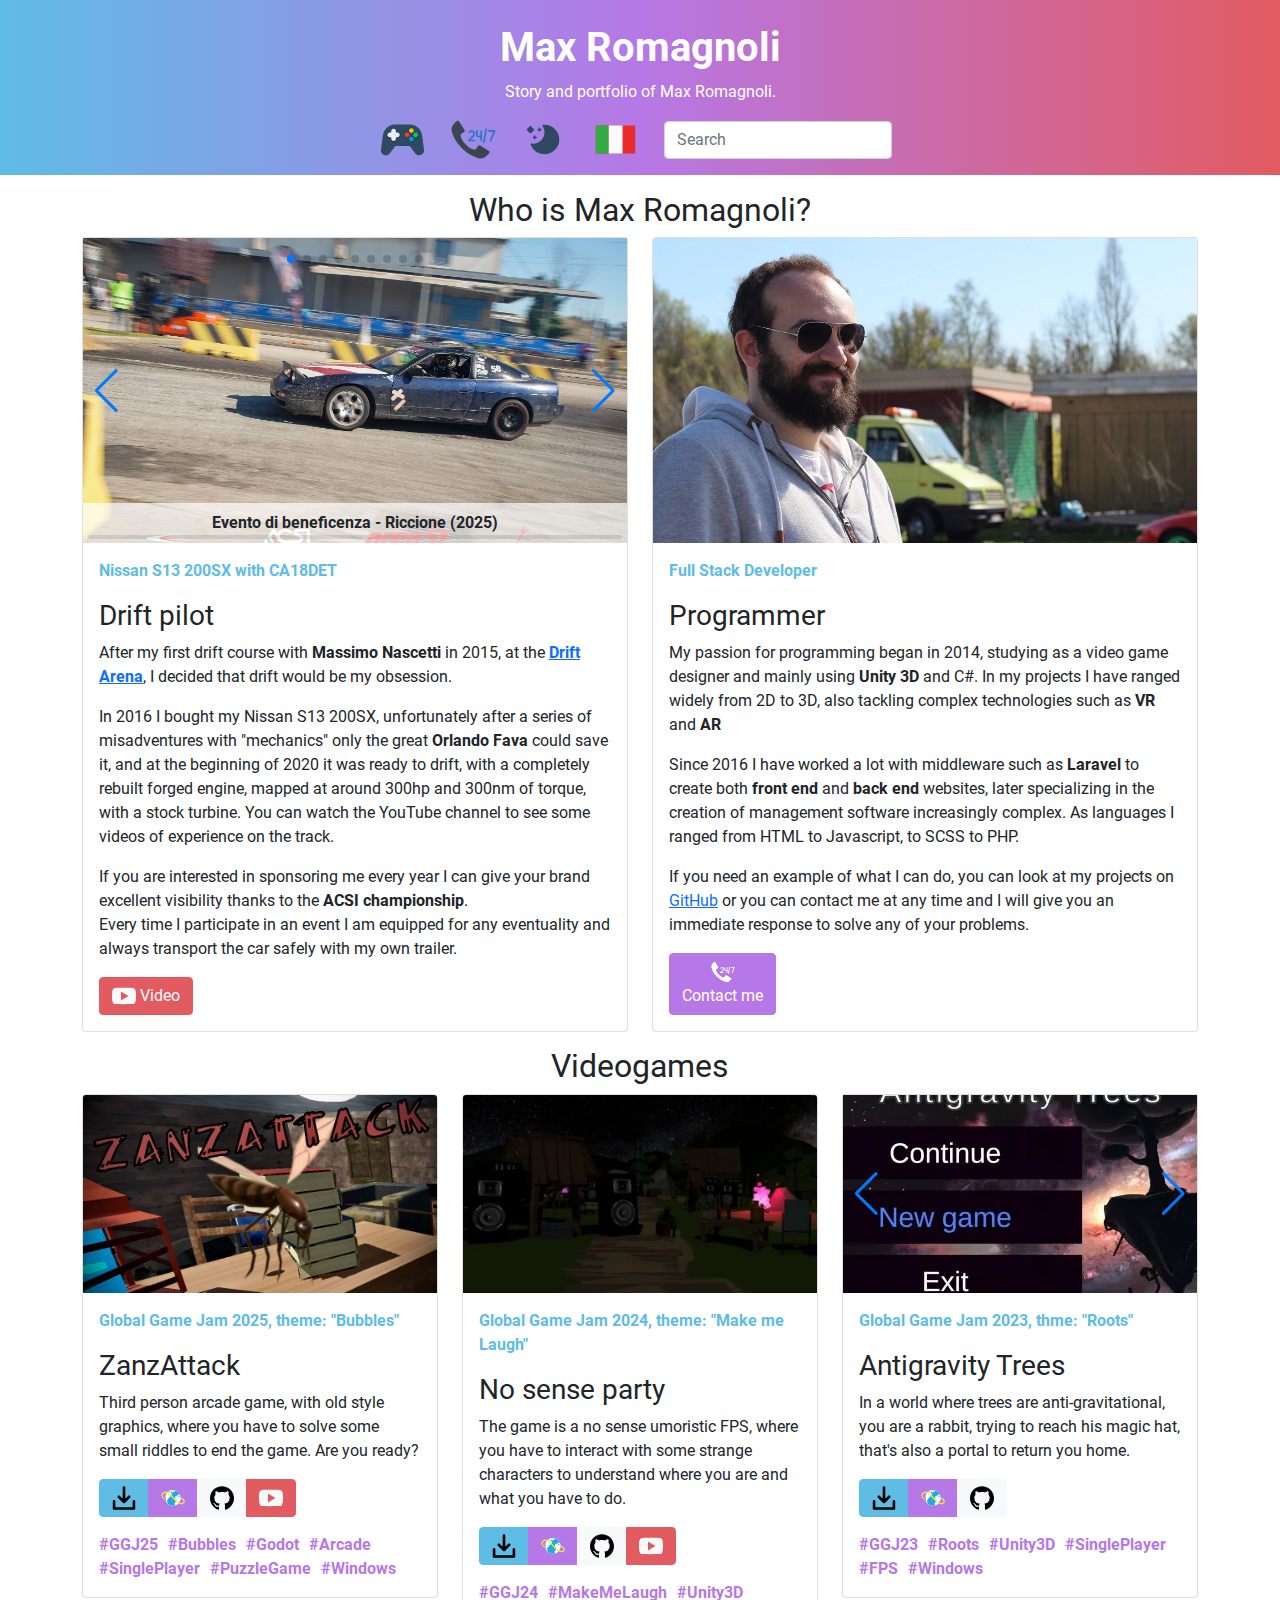
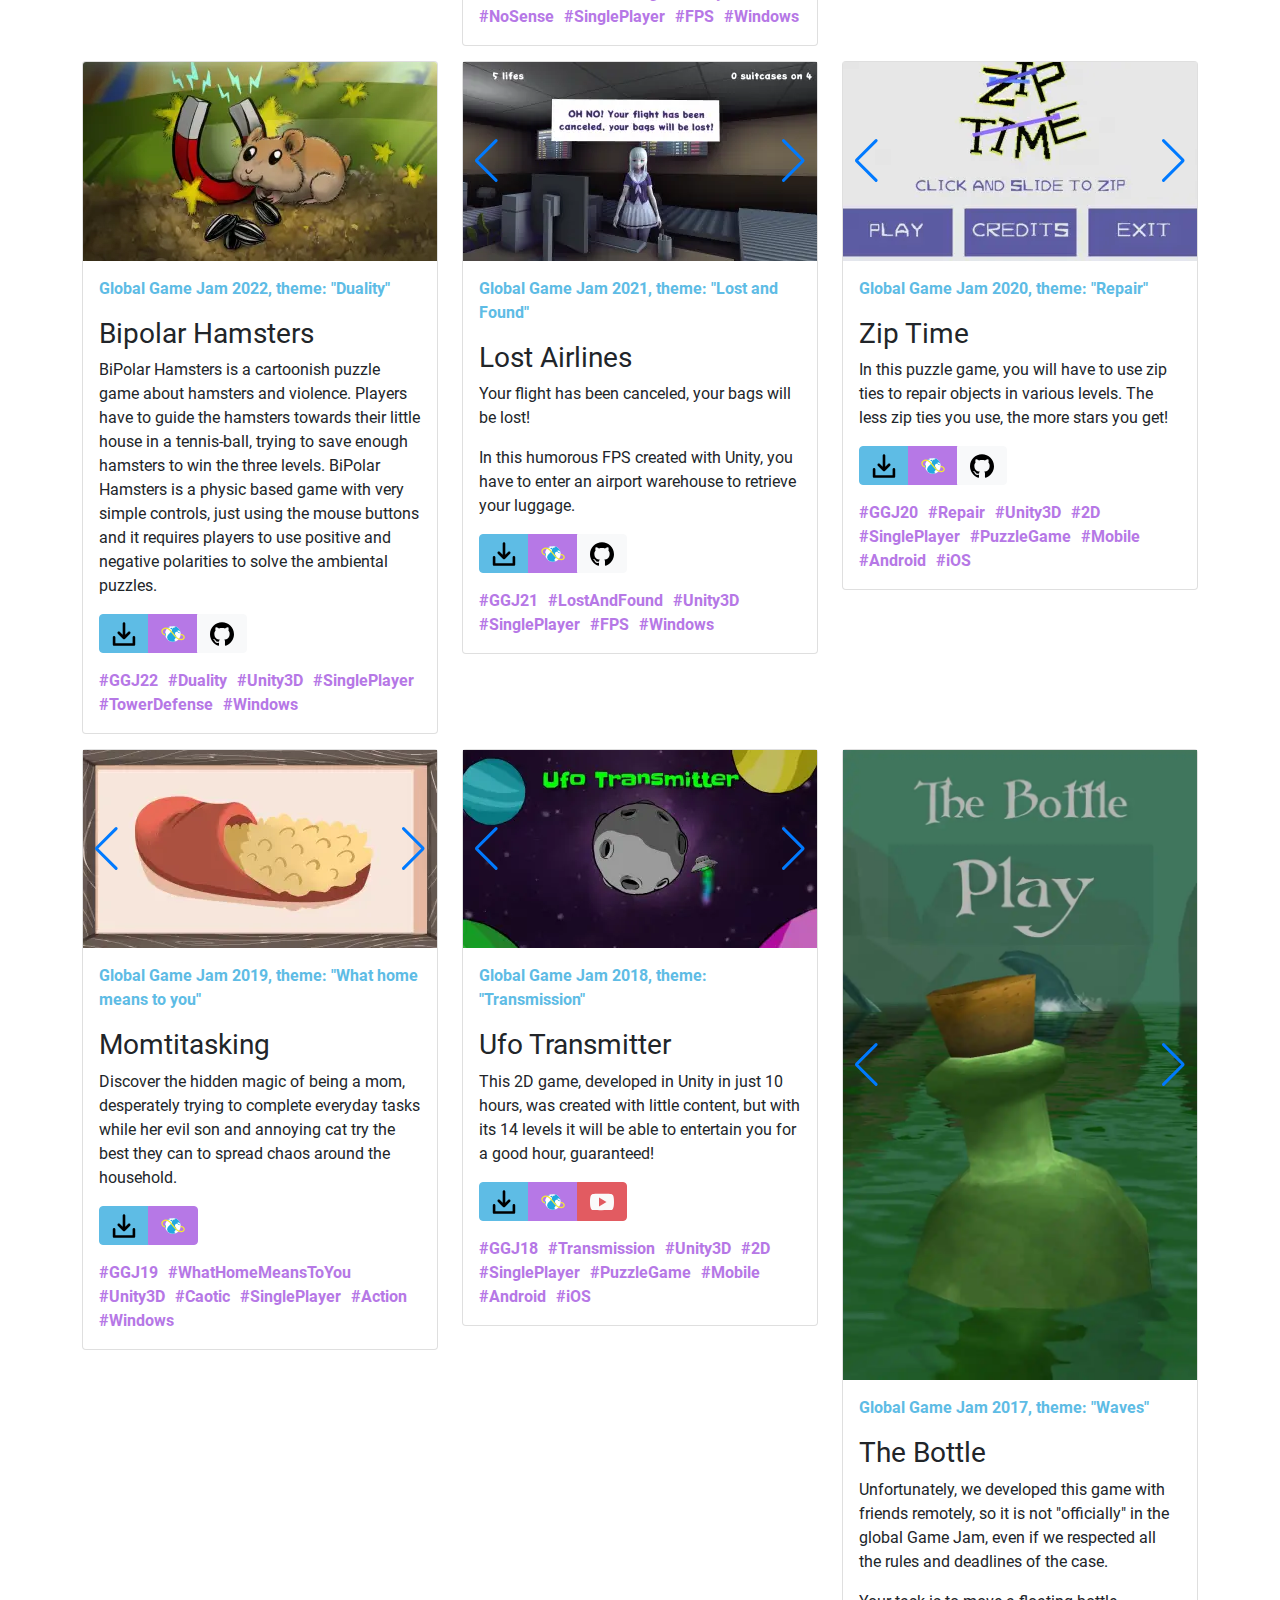
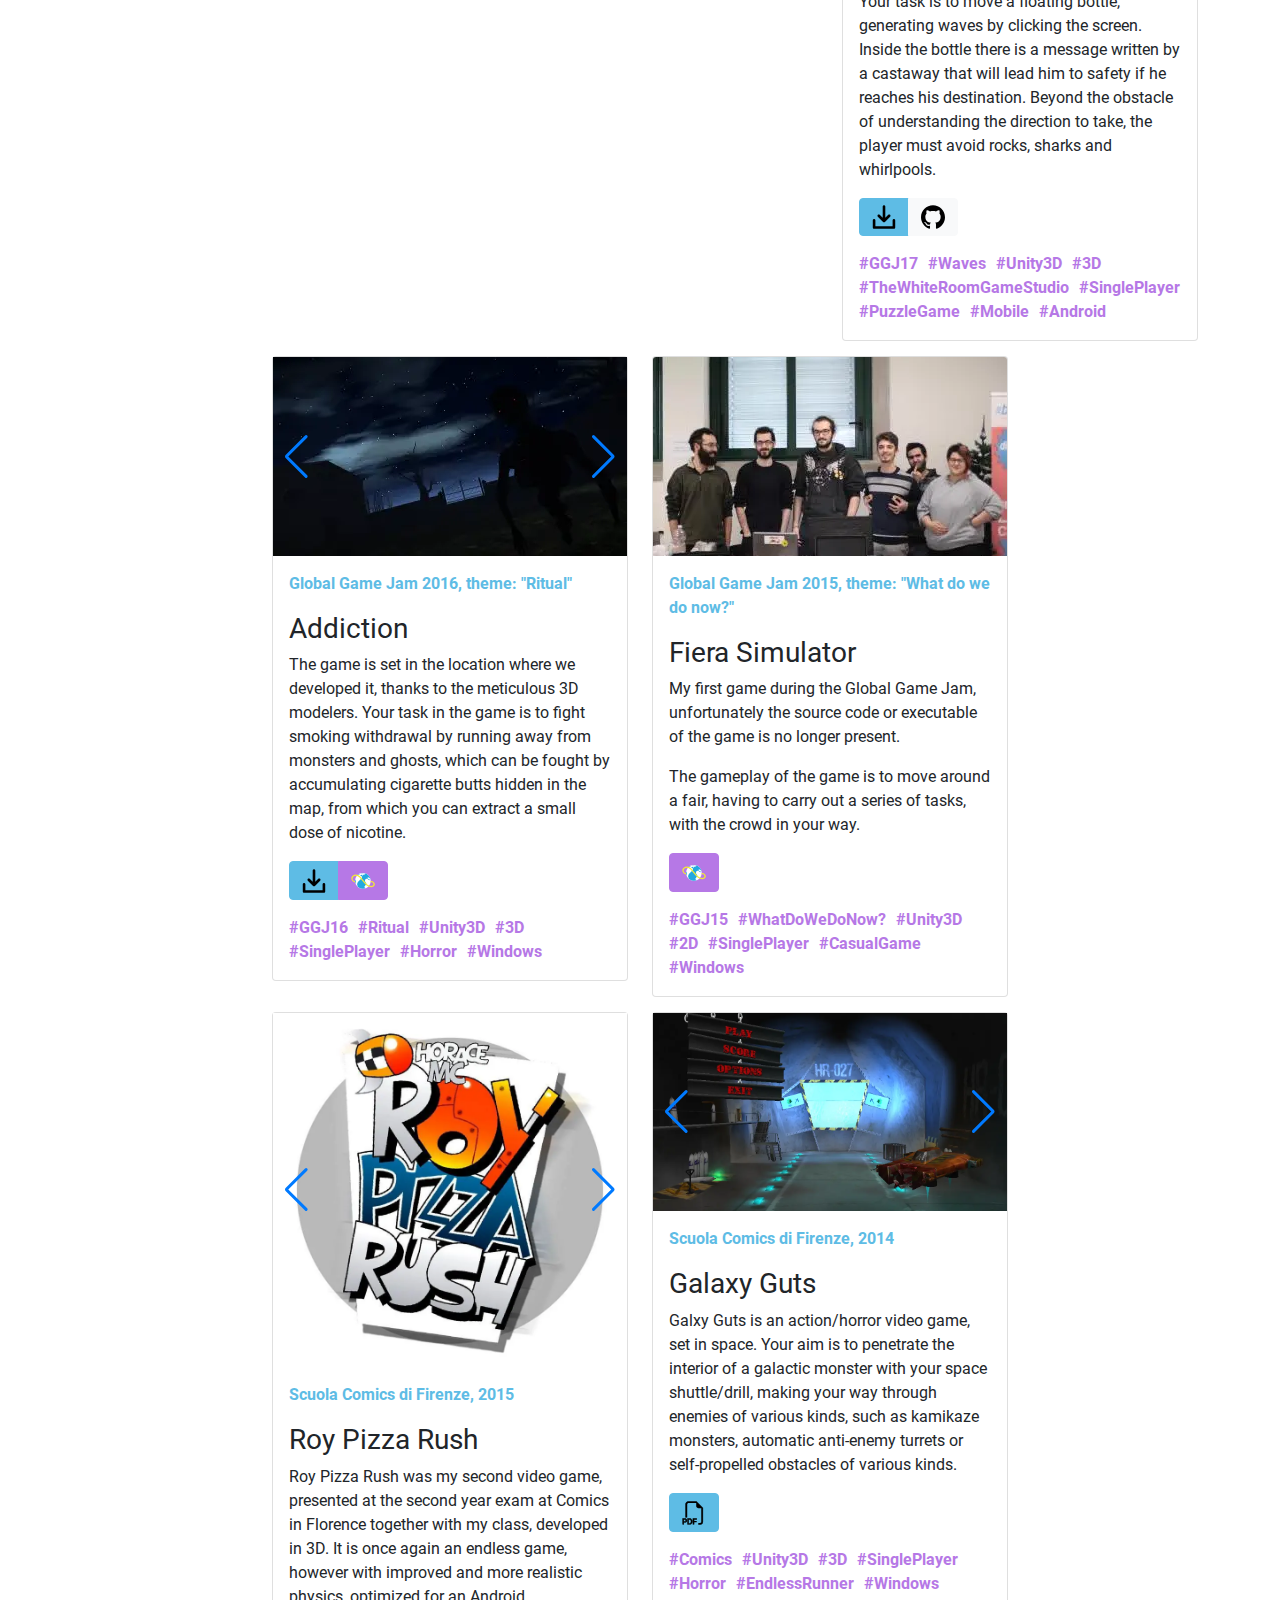
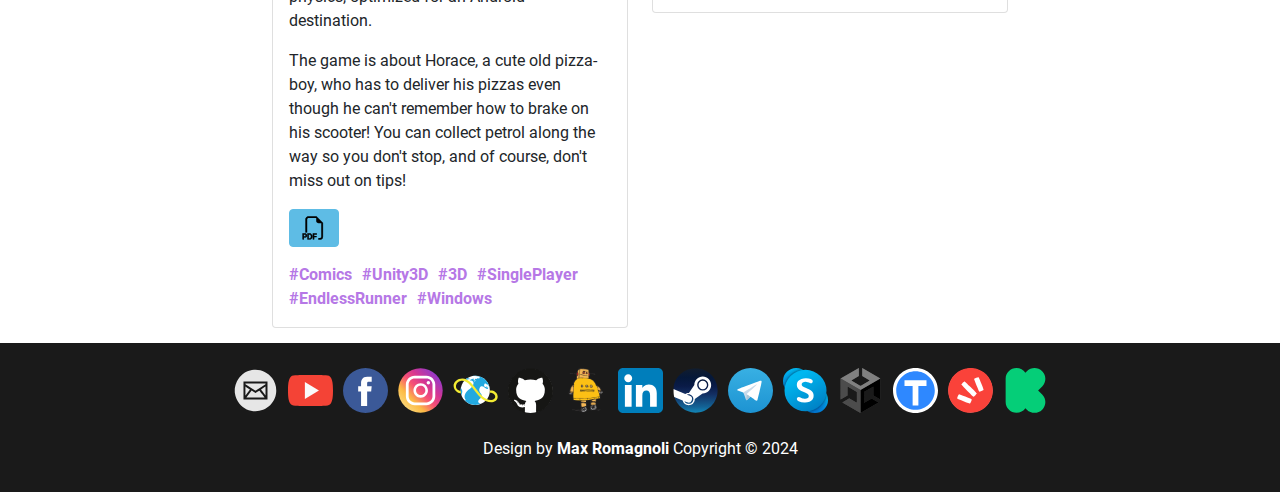
<file: index.html>
<!DOCTYPE html>
<html xmlns:og="http://opengraphprotocol.org/schema/" lang="en" translate="no">
	<head>
		<title>Max Romagnoli</title>
		<meta name="description" content="Story and portfolio of Max Romagnoli. Drift pilot, programmer and videogame desiger." />
		<link rel="canonical" href="https://www.maxromagnoli.com">
		<meta name="robots" content="max romagnoli, drift, programmer, videogames, games, portfolio" />
		
		<!-- Bootstrap CSS -->
		<link href="bootstrap-5.0.2-dist/css/bootstrap.min.css" rel="stylesheet">

		<!-- SWIPER -->
		<link rel="stylesheet" type="text/css" href="swiper/swiper-bundle.min.css">
		
		<!-- CUSTOM CSS -->
		<link rel="stylesheet" type="text/css" href="style.css">
		
		<meta charset="UTF-8">
		<meta name="viewport" content="width=device-width, initial-scale=1.0">
		<meta name="theme-color" content="#B678E6" />

		<!-- ICON -->
		<link rel="icon" href="https://www.maxromagnoli.com/IMG/icon/max_romagnoli_icon_128x128.png" sizes="128x128">
		<link rel="apple-touch-icon-precomposed" href="https://www.maxromagnoli.com/IMG/icon/max_romagnoli_icon_128x128.png" sizes="128x128">
		<link rel="msapplication-square128x128logo" href="https://www.maxromagnoli.com/IMG/icon/max_romagnoli_icon_128x128.png" sizes="128x128">
		<link rel="icon" href="https://www.maxromagnoli.com/IMG/icon/max_romagnoli_icon_64x64.png" sizes="64x64">
		<link rel="apple-touch-icon-precomposed" href="https://www.maxromagnoli.com/IMG/icon/max_romagnoli_icon_64x64.png" sizes="64x64">
		<link rel="msapplication-square64x64logo" href="https://www.maxromagnoli.com/IMG/icon/max_romagnoli_icon_64x64.png" sizes="64x64">
		<link rel="icon" href="https://www.maxromagnoli.com/IMG/icon/max_romagnoli_icon_32x32.png" sizes="32x32">
		<link rel="apple-touch-icon-precomposed" href="https://www.maxromagnoli.com/IMG/icon/max_romagnoli_icon_32x32.png" sizes="32x32">
		<link rel="msapplication-square32x32logo" href="https://www.maxromagnoli.com/IMG/icon/max_romagnoli_icon_32x32.png" sizes="32x32">
		<link rel="icon" href="https://www.maxromagnoli.com/IMG/icon/max_romagnoli_icon_16x16.png" sizes="16x16">
		<link rel="apple-touch-icon-precomposed" href="https://www.maxromagnoli.com/IMG/icon/max_romagnoli_icon_16x16.png" sizes="16x16">
		<link rel="msapplication-square16x16logo" href="https://www.maxromagnoli.com/IMG/icon/max_romagnoli_icon_16x16.png" sizes="16x16">

		<meta property="og:image" content="IMG/MAX/max_romagnoli.jpg"/>
		<meta property="og:title" content="Max Romagnoli"/>
		<meta property="og:description" content="Story and portfolio of Max Romagnoli. Drift pilot, programmer and videogame desiger." />
		<meta property="og:url" content="https://www.maxromagnoli.com"/>
		<meta property="og:site_name" content="Max Romagnoli"/>
		<meta property="og:type" content="profile"/>
		<meta property="profile:first_name" content="Max">
		<meta property="profile:last_name" content="Romagnoli">
		<meta property="profile:gender" content="male">
		<meta property="profile:username" content="MaxRomagnoli">
		<meta property="og:locale" content="en_EN"/>

		<meta itemprop="name" content="Max Romagnoli">
		<meta itemprop="description" content="Story and portfolio of Max Romagnoli. Drift pilot, programmer and videogame desiger.">
		<meta itemprop="image" content="IMG/MAX/max_romagnoli.jpg">

		<meta name="twitter:card" content="Max Romagnoli"/>
		<meta name="twitter:site" content="@MaxRomagnoli"/>
		<meta name="twitter:creator" content="@MaxRomagnoli"/>
		<meta name="twitter:description" content="Story and portfolio of Max Romagnoli. Drift pilot, programmer and videogame desiger."/>
		<meta name="twitter:title" content="Max Romagnoli"/>
		<meta name="twitter:image" content="IMG/MAX/max_romagnoli.jpg"/>
		<meta name="twitter:domain" content="https://www.maxromagnoli.com"/>
		
		<script type="application/ld+json"> {
			"@context": "https://schema.org",
			"@type": "Person",
			"name": "Max Romagnoli",
			"birthDate": "1992-10-07",
			"birthPlace": "Empoli (FI) 50053, Italy",
			"jobTitle": ["Drift pilot", "Programmer"], 
			"image": "IMG/MAX/max_romagnoli.webp",
			"description": "Story and portfolio of Max Romagnoli. Drift pilot, programmer and videogame desiger.",
			"url": "https://www.maxromagnoli.com"
		} </script>

	</head>
	<body>
	
		<header class="about-section pt-4">
			<h1><a href='javascript:window.location = window.location.href.split("?")[0];'>Max Romagnoli</a></h1>
			<p class="mb-0">
				<span lang="it">Storia e portfolio di Max Romagnoli.</span>
				<span lang="en">Story and portfolio of Max Romagnoli.</span>
			</p>
			<nav class="navbar navbar-light">
				<div class="container-xl" style="
					    flex-direction: row;
					    flex-wrap: wrap;
					    justify-content: center;
					    align-items: center;
					    align-content: center;
					    column-gap: 10px;">
					<a class="navbar-brand" href="#videogames" onclick="closeAssistenzaTecnica()" title="Videogames">
						<img class="d-dark-none" fetchpriority="high" src="SVG/games.svg" alt="Videogames" width="45" height="45"/>
						<img class="d-dark" fetchpriority="low" src="SVG/games_dark.svg" alt="Videogames" width="45" height="45"/>
					</a>
					<a class="navbar-brand" href="javascript:assistenzaTecnica()" title="Contact me">
						<img class="d-dark-none" fetchpriority="high" src="SVG/helper.svg" alt="Contact me" width="45" height="45"/>
						<img class="d-dark" fetchpriority="low" src="SVG/helper_dark.svg" alt="Contact me" width="45" height="45"/>
					</a>
					<a class="navbar-brand" href="javascript:darkMode()" title="Dark mode">
						<img class="d-dark-none" fetchpriority="high" src="SVG/dark.svg" alt="Dark mode" width="45" height="45"/>
						<img class="d-dark" fetchpriority="low" src="SVG/dark_alt.svg" alt="Dark mode" width="45" height="45"/>
					</a>
					<a lang="en" class="navbar-brand" href="javascript:setIta()" title="Italian">
						<img src="SVG/ita_flag.svg" fetchpriority="high" alt="Italian" width="45" height="45"/>
					</a>
					<a lang="it" class="navbar-brand" href="javascript:setEng()" title="Inglese">
						<img class="d-dark-none" fetchpriority="high" src="SVG/eng_flag.svg" alt="Inglese" width="45" height="45"/>
						<img class="d-dark" fetchpriority="low" src="SVG/eng_flag_dark.svg" alt="Inglese" width="45" height="45"/>
					</a>
					<form action="javascript:search()" class="d-flex mb-2 mb-sm-0">
						<input class="form-control me-2" type="search" placeholder="Search" aria-label="Search">
					</form>
				</div>
			</nav>
		</header>
		
		<main class="container-xl">

			<p class="h2 search-label text-center"></p>
			<div class="img-404 mb-4" style="display: none;">
				<img class="w-100 d-block" fetchpriority="low" src="SVG/404.svg" style="max-width: 200px; margin: 0 auto;" />
			</div>
			
			<section class="main">

				<h2 class="text-center">
					<span lang="it">Chi è Max Romagnoli?</span>
					<span lang="en">Who is Max Romagnoli?</span>
				</h2>
				<div class="row" style="
					    justify-content: center;
					    align-content: center;">

					<div class="col-md-6" id="drift">
						<div class="card">
							
							<!-- Swiper -->
							<div class="swiper w-100 swiperS13">
								<!-- Additional required wrapper -->
								<div class="swiper-wrapper">
									<!-- Slides -->
									<div class="swiper-slide square_16_9">
										<img fetchpriority="high" src="IMG/S13/s13_riccione_2025.webp" alt="Evento di beneficenza - Riccione (2025)">
										<div class="title">Evento di beneficenza - Riccione (2025)</div>
									</div>
									<div class="swiper-slide square_16_9">
										<img fetchpriority="low" src="IMG/S13/s13_montichiari_2024_3.webp" alt="Finali Campionato ACSI - Montichiari (2024)">
										<div class="title">Finali Campionato ACSI - Montichiari (2024)</div>
									</div>
									<div class="swiper-slide square_16_9">
										<img fetchpriority="low" src="IMG/S13/s13_san_pietro_in_vincoli_2024.webp" alt="Evento di beneficenza - San Pietro in Vincoli (2024)">
										<div class="title">Evento di beneficenza - San Pietro in Vincoli (2024)</div>
									</div>
									<div class="swiper-slide square_16_9">
										<img fetchpriority="low" src="IMG/S13/s13_motor_park_bologna_2023.webp" alt="Motor Park Bologna - Ozzano">
										<div class="title">Motor Park Bologna - Ozzano (2023)</div>
									</div>
									<div class="swiper-slide square_16_9">
										<img fetchpriority="low" src="IMG/S13/s13_modena_2021.webp" alt="Autodromo Modena (2021)">
										<div class="title">Autodromo Modena (2021)</div>
									</div>
									<div class="swiper-slide square_16_9">
										<img fetchpriority="low" src="IMG/S13/s13_magione_2021.webp" alt="Autodromo Magione (2021)">
										<div class="title">Autodromo Magione (2021)</div>
									</div>
									<div class="swiper-slide square_16_9">
										<img fetchpriority="low" src="IMG/S13/s13_ottobiano_2021_1.webp" alt="Pista South Milano - Ottobiano (2021)">
										<div class="title">Pista South Milano - Ottobiano (2021)</div>
									</div>
									<div class="swiper-slide square_16_9">
										<img fetchpriority="low" src="IMG/S13/s13_ottobiano_2021_2.webp" alt="Pista South Milano - Ottobiano (2021)">
										<div class="title">Pista South Milano - Ottobiano (2021)</div>
									</div>
									<div class="swiper-slide square_16_9">
										<img fetchpriority="low" src="IMG/S13/s13_ottobiano_2020.webp" alt="Pista South Milano - Ottobiano (2020)">
										<div class="title">Pista South Milano - Ottobiano (2020)</div>
									</div>
								</div>

								<!-- If we need pagination -->
								<div class="swiper-pagination"></div>

								<!-- If we need navigation buttons -->
								<div class="swiper-button-prev"></div>
								<div class="swiper-button-next"></div>

								<!-- If we need scrollbar -->
								<div class="swiper-scrollbar"></div>
							</div>

							<div class="card-body pb-0">
								<p class="title">
									<span lang="it">Nissan S13 200SX con CA18DET</span>
									<span lang="en">Nissan S13 200SX with CA18DET</span>
								</p>
								<h3>
									<span lang="it">Pilota di Drift</span>
									<span lang="en">Drift pilot</span>
								</h3>
								<div lang="it">
									<p>Dopo il mio primo corso di drift con <strong>Massimo Nascetti</strong> nel 2015, presso la <strong><a href="https://www.scuoladriftingbologna.it" rel="nofollow" target="_blank" title="Drift Arena">Drift Arena</a></strong>, ho deciso che il drift sarebbe stata la mia ossessione.</p>
									<p>Nel 2016 ho comprato la mia Nissan S13 200SX, purtroppo dopo una serie di disavventure con "meccanici" solo il grandissimo pilota e preparatore <strong>Orlando Fava</strong> poteva salvarla, e ad inizio 2020 era ormai pronta da drift, con un motore completamente ricostruito forgiato, mappata a circa 300cv e 300nm di coppia, con una turbina da 25. Potete guardare il canale YouTube per vedere qualche video di esperienza in pista.</p>
									<p>Se siete interessati a sponsorizzarmi ogni anno posso dare al vostro marchio un'ottima visibilità grazie al <strong>campionato ACSI</strong>.<br>
									Ogni volta che partecipo ad un evento sono attrezzato per ogni evenienza e trasporto sempre l'auto in sicurezza con un carrello di mia proprietà.</p>
								</div>
								<div lang="en">
									<p>After my first drift course with <strong>Massimo Nascetti</strong> in 2015, at the <strong><a href="https://www.scuoladriftingbologna.it" rel="nofollow" target="_blank" title="Drift Arena">Drift Arena</a></strong>, I decided that drift would be my obsession.</p>
									<p>In 2016 I bought my Nissan S13 200SX, unfortunately after a series of misadventures with "mechanics" only the great <strong>Orlando Fava</strong> could save it, and at the beginning of 2020 it was ready to drift, with a completely rebuilt forged engine, mapped at around 300hp and 300nm of torque, with a stock turbine. You can watch the YouTube channel to see some videos of experience on the track.</p>
									<p>If you are interested in sponsoring me every year I can give your brand excellent visibility thanks to the <strong>ACSI championship</strong>.<br>
									Every time I participate in an event I am equipped for any eventuality and always transport the car safely with my own trailer.</p>
								</div>
							</div>
							<div class="card-body pt-0">
								<div class="btn-group">
									<a rel="nofollow" target="_blank" title="YouTube" href="https://www.youtube.com/watch?v=BlW7-_RyUhQ&list=PL-WMLnvO892tunkrgqTQ--z62SyNW-spa" class="btn btn-danger">
										<img class="d-dark-none" src="SVG/youtube_alt.svg" alt="YouTube" width="24" height="24" />
										<img class="d-dark" fetchpriority="low" src="SVG/youtube_dark.svg" alt="YouTube" width="24" height="24" />
										<span>Video</span>
									</a>
								</div>
							</div>
						</div>
					</div>
					
					<div class="col-md-6" id="programmer">
						<div class="card">
							<div class="square_16_9">
								<img class="card-img-top" src="IMG/MAX/max_romagnoli.webp" alt="Max Romagnoli" />
							</div>
							<div class="card-body pb-0">
								<p class="title">
									<span>Full Stack Developer</span>
								</p>
								<h3>
									<span lang="it">Programmatore</span>
									<span lang="en">Programmer</span>
								</h3>
								<div lang="it">
									<p>La mia passione per la programmazione è iniziata nel 2014, studiando come designer di videogames e usando principalmente <strong>Unity 3D</strong> e C#. Nei miei progetti ho spaziato molto dal 2D al 3D, affrontando anche tecnologie complesse come il <strong>VR</strong> e l'<strong>AR</strong></p>
									<p>Dal 2016 ho lavorato molto con middleware come <strong>Laravel</strong> per fare siti internet sia <strong>front end</strong> che <strong>back end</strong>, specializzandomi poi nella creazione di gestionali sempre più complessi. Come linguaggi ho spaziato dall'HTML al Javascript, all'SCSS al PHP.</p>
									<p>Se ti serve un esempio di quello che so fare, puoi guardare i miei progetti su <a href="https://github.com/MaxRomagnoli" target="_blank" rel="nofollow" title="GitHub">GitHub</a> oppure puoi contattarmi in qualsiasi momento e ti darò una risposta immediata per risolvere qualsiasi tuo problema.</p>
								</div>
								<div lang="en">
									<p>My passion for programming began in 2014, studying as a video game designer and mainly using <strong>Unity 3D</strong> and C#. In my projects I have ranged widely from 2D to 3D, also tackling complex technologies such as <strong>VR</strong> and <strong>AR</strong></p>
									<p>Since 2016 I have worked a lot with middleware such as <strong>Laravel</strong> to create both <strong>front end</strong> and <strong>back end</strong> websites, later specializing in the creation of management software increasingly complex. As languages I ranged from HTML to Javascript, to SCSS to PHP.</p>
									<p>If you need an example of what I can do, you can look at my projects on <a href="https://github.com/MaxRomagnoli" target="_blank" rel="nofollow" title="GitHub">GitHub</a> or you can contact me at any time and I will give you an immediate response to solve any of your problems.</p>
								</div>
							</div>
							<div class="card-body pt-0">
								<div class="btn-group">
									<a href="javascript:assistenzaTecnica()" title="Contattami" class="btn btn-secondary">
										<img class="d-dark-none" src="SVG/helper_white.svg" alt="Contattami" width="24" height="24" />
										<img class="d-dark" fetchpriority="low" src="SVG/helper_dark.svg" alt="Contattami" width="24" height="24" />
										<span lang="it">Contattami</span>
										<span lang="en">Contact me</span>
									</a>
								</div>
							</div>
						</div>
					</div>

				</div>
			
			</section>

			<section class="assistenzaTecnica" id="assistenzaTecnica" style="display: none;">
				<h2 class="text-center">
					<span lang="it">Assistenza tecnica</span>
					<span lang="en">Technical assistance</span>
				</h2>
				<div class="conversation"></div>

				<form action="javascript:ask()" autocomplete="off">
					<div class="question-container">
						<input class="question" type="text" placeholder="" />
						<button class="btn btn-secondary" lang="it" class="send" type="submit" title="Invia">Invia</button>
						<button class="btn btn-secondary" lang="en" class="send" type="submit" title="Send">Send</button>
					</div>
				</form>
			
			</section>

			<section class="videogames" id="videogames">
				<h2 class="text-center">Videogames</h2>
				<div class="row" style="
					    justify-content: center;
					    align-content: center;">

					<script type="application/ld+json"> {
						"@context": "https://schema.org",
						"@type": "VideoGame",
						"name": "ZanzAttack",
						"playMode": "SinglePlayer", 
						"datePublished": 2025,
						"url": "https://globalgamejam.org/games/2025/zanzattack-7",
						"image": "IMG/GGJ/ZanzAttack/ZanzAttack.webp",
						"description": "Third person arcade game, with old style graphics, where you have to solve some small riddles to end the game. Are you ready?",
						"inLanguage": "English",
				  		"author": {
							"@type": "Person",
							"name": "Max Romagnoli",
							"url": "https://www.maxromagnoli.com"
						},
						"publisher":{
						    "@type": "Organization",
						    "name": "Global Game Jam",
						    "url": "https://www.globalgamejam.org"
						},
						"genre":["Action", "3D", "3th Person", "Platformer", "Puzzle Game"],
						"gamePlatform":["PC game", "Windows"]
					} </script>
					<div class="col-sm-6 col-lg-4" id="ZanzAttack">
						<div class="card">
							<div class="square_16_9">
								<img class="card-img-top" src="IMG/GGJ/ZanzAttack/ZanzAttack.webp" alt="ZanzAttack" />
							</div>
							<div class="card-body pb-0">
								<p class="title">
									<span lang="it">Global Game Jam 2025, tema: "Bubbles"</span>
									<span lang="en">Global Game Jam 2025, theme: "Bubbles"</span>
								</p>
								<h3>ZanzAttack</h3>
								<div lang="it">
									<p>Gioco arcade in terza persona, con grafica vecchio stile, in cui dovrai risolvere alcuni piccoli enigmi per terminare il gioco. Sei pronto?</p>
								</div>
								<div lang="en">
									<p>Third person arcade game, with old style graphics, where you have to solve some small riddles to end the game. Are you ready?</p>
								</div>
							</div>
							<div class="card-body pt-0">
								<div class="btn-group">
									<a rel="nofollow" target="_blank" title="Download" href="https://ggjv4.s3.us-west-1.amazonaws.com/files/games/2025/122560/exec/ZanzAttack.zip?VersionId=_2Uo.4EAE2wVS3NPRsIMrJnuXGLaq4Q0" class="btn btn-primary" download>
										<img class="d-dark-none" src="SVG/download.svg" alt="Download" width="24" height="24" />
										<img class="d-dark" fetchpriority="low" src="SVG/download_dark.svg" alt="Download" width="24" height="24" />
									</a>
									<a rel="nofollow" target="_blank" title="Global Game Jam" href="https://globalgamejam.org/games/2025/zanzattack-7" class="btn btn-secondary" download>
										<img class="d-dark-none" src="SVG/ggj.svg" alt="Global Game Jam" width="24" height="24" />
										<img class="d-dark" fetchpriority="low" src="SVG/ggj_dark.svg" alt="Global Game Jam" width="24" height="24" />
									</a>
									<a rel="nofollow" target="_blank" title="GitHub" href="https://github.com/MaxRomagnoli/GGJ25" class="btn btn-light">
										<img class="d-dark-none" src="SVG/github_black.svg" alt="GitHub" width="24" height="24" />
										<img class="d-dark" fetchpriority="low" src="SVG/github_dark.svg" alt="GitHub" width="24" height="24" />
									</a>
									<!--<a rel="nofollow" target="_blank" title="YouTube" href="https://www.youtube.com/watch?v=mFEdCqAsWCs" class="btn btn-danger">
										<img class="d-dark-none" src="SVG/youtube_alt.svg" alt="YouTube" width="24" height="24" />
										<img class="d-dark" fetchpriority="low" src="SVG/youtube_dark.svg" alt="YouTube" width="24" height="24" />
									</a>-->
									<a rel="nofollow" target="_blank" title="YouTube" href="https://www.youtube.com/live/jjfsuanfOlw?si=JoYaXHI29bO8d8L7&t=2893" class="btn btn-danger">
										<img class="d-dark-none" src="SVG/youtube_alt.svg" alt="YouTube" width="24" height="24" />
										<img class="d-dark" fetchpriority="low" src="SVG/youtube_dark.svg" alt="YouTube" width="24" height="24" />
									</a>
								</div>
							</div>
							<div class="card-body hashtag">
								<span class="tag">#GGJ25</span>
								<span class="tag">#Bubbles</span>
								<span class="tag">#Godot</span>
								<span class="tag">#Arcade</span>
								<span class="tag">#SinglePlayer</span>
								<span class="tag">#PuzzleGame</span>
								<span class="tag">#Windows</span>
							</div>
						</div>
					</div>

					<script type="application/ld+json"> {
						"@context": "https://schema.org",
						"@type": "VideoGame",
						"name": "No sense party",
						"playMode": "SinglePlayer", 
						"datePublished": 2024,
						"url": "https://globalgamejam.org/games/2024/no-sense-party-8",
						"image": "IMG/GGJ/NoSenseParty/no_sense_party.webp",
						"description": "The game is a no sense umoristic FPS, where you have to interact with some strange characters to understand where you are and what you have to do.",
						"inLanguage": "English",
				  		"author": {
							"@type": "Person",
							"name": "Max Romagnoli",
							"url": "https://www.maxromagnoli.com"
						},
						"publisher":{
						    "@type": "Organization",
						    "name": "Global Game Jam",
						    "url": "https://www.globalgamejam.org"
						},
						"genre":["Action", "3D", "1st Person"],
						"gamePlatform":["PC game", "Windows"]
					} </script>
					<!--,"video": {
						"@type" : "VideoObject",
						"caption" : "No Sense Party trailer - a GGJ24 game",
						"description" : "No Sense Party is a no sense umoristic FPS, developen id the 2024 Global Game Jam, where you have to interact with some strange characters to understand where you are and what you have to do.",
						"url" : "https://youtu.be/U4iEg88RLhw"
					}-->
					<div class="col-sm-6 col-lg-4" id="NoSenseParty">
						<div class="card">
							<div class="square_16_9">
								<img class="card-img-top" src="IMG/GGJ/NoSenseParty/no_sense_party.webp" alt="No sense party" />
							</div>
							<div class="card-body pb-0">
								<p class="title">
									<span lang="it">Global Game Jam 2024, tema: "Make me Laugh"</span>
									<span lang="en">Global Game Jam 2024, theme: "Make me Laugh"</span>
								</p>
								<h3>No sense party</h3>
								<div lang="it">
									<p>Il gioco è un FPS no sense, dove devi interagire con alcuni bizzarri personaggi per capire dove sei e cosa devi fare.</p>
								</div>
								<div lang="en">
									<p>The game is a no sense umoristic FPS, where you have to interact with some strange characters to understand where you are and what you have to do.</p>
								</div>
							</div>
							<div class="card-body pt-0">
								<div class="btn-group">
									<a rel="nofollow" target="_blank" title="Download" href="https://ggjv4.s3.us-west-1.amazonaws.com/files/games/2024/122560/exec/NoSense%20Party.zip" class="btn btn-primary" download>
										<img class="d-dark-none" src="SVG/download.svg" alt="Download" width="24" height="24" />
										<img class="d-dark" fetchpriority="low" src="SVG/download_dark.svg" alt="Download" width="24" height="24" />
									</a>
									<a rel="nofollow" target="_blank" title="Global Game Jam" href="https://globalgamejam.org/games/2024/no-sense-party-8" class="btn btn-secondary">
										<img class="d-dark-none" src="SVG/ggj.svg" alt="Global Game Jam" width="24" height="24" />
										<img class="d-dark" fetchpriority="low" src="SVG/ggj_dark.svg" alt="Global Game Jam" width="24" height="24" />
									</a>
									<a rel="nofollow" target="_blank" title="GitHub" href="https://github.com/MaxRomagnoli/GGJ24" class="btn btn-light">
										<img class="d-dark-none" src="SVG/github_black.svg" alt="GitHub" width="24" height="24" />
										<img class="d-dark" fetchpriority="low" src="SVG/github_dark.svg" alt="GitHub" width="24" height="24" />
									</a>
									<a rel="nofollow" target="_blank" title="YouTube" href="https://youtu.be/U4iEg88RLhw" class="btn btn-danger">
										<img class="d-dark-none" src="SVG/youtube_alt.svg" alt="YouTube" width="24" height="24" />
										<img class="d-dark" fetchpriority="low" src="SVG/youtube_dark.svg" alt="YouTube" width="24" height="24" />
									</a>
								</div>
							</div>
							<div class="card-body hashtag">
								<span class="tag">#GGJ24</span>
								<span class="tag">#MakeMeLaugh</span>
								<span class="tag">#Unity3D</span>
								<span class="tag">#NoSense</span>
								<span class="tag">#SinglePlayer</span>
								<span class="tag">#FPS</span>
								<span class="tag">#Windows</span>
							</div>
						</div>
					</div>
					
					<script type="application/ld+json"> {
						"@context": "https://schema.org",
						"@type": "VideoGame",
						"name": "Antigravity Trees",
						"playMode": "SinglePlayer", 
						"datePublished": 2023,
						"url": "https://v3.globalgamejam.org/2023/games/antigravity-trees",
						"image": "IMG/GGJ/AntigravityTrees/antigravity_trees.webp",
						"description": "In a world where trees are anti-gravitational, you are a rabbit, trying to reach his magic hat, that's also a portal to return you home.",
						"inLanguage": "English",
				  		"author": {
							"@type": "Person",
							"name": "Max Romagnoli",
							"url": "https://www.maxromagnoli.com"
						},
						"publisher":{
						    "@type": "Organization",
						    "name": "Global Game Jam",
						    "url": "https://www.globalgamejam.org"
						},
						"genre":["Action", "3D", "3th Person"],
						"gamePlatform":["PC game", "Windows"]
					} </script>
					<div class="col-sm-6 col-lg-4" id="AntigravityTrees">
						<div class="card">
							
							<!-- Swiper -->
							<div class="swiper w-100 swiperAntigravityTrees">
								<!-- Additional required wrapper -->
								<div class="swiper-wrapper">
									<!-- Slides -->
									<div class="swiper-slide square_16_9">
										<img src="IMG/GGJ/AntigravityTrees/antigravity_trees.webp" alt="Antigravity Trees" />
									</div>
									<div class="swiper-slide square_16_9">
										<img fetchpriority="low" src="IMG/GGJ/AntigravityTrees/antigravity_trees_screen_1.webp" alt="Antigravity Trees Screen 1" />
									</div>
									<div class="swiper-slide square_16_9">
										<img fetchpriority="low" src="IMG/GGJ/AntigravityTrees/antigravity_trees_screen_2.webp" alt="Antigravity Trees Screen 2" />
									</div>
									<div class="swiper-slide square_16_9">
										<img fetchpriority="low" src="IMG/GGJ/AntigravityTrees/antigravity_trees_screen_3.webp" alt="Antigravity Trees Screen 3" />
									</div>
									<div class="swiper-slide square_16_9">
										<img fetchpriority="low" src="IMG/GGJ/AntigravityTrees/antigravity_trees_team.webp" alt="Antigravity Trees Team" />
										<!--<div class="title">Team</div>-->
									</div>
								</div>

								<!-- If we need pagination -->
								<div class="swiper-pagination"></div>

								<!-- If we need navigation buttons -->
								<div class="swiper-button-prev"></div>
								<div class="swiper-button-next"></div>

								<!-- If we need scrollbar -->
								<div class="swiper-scrollbar"></div>
							</div>

							<div class="card-body pb-0">
								<p class="title">
									<span lang="it">Global Game Jam 2023, tema: "Roots"</span>
									<span lang="en">Global Game Jam 2023, thme: "Roots"</span>
								</p>
								<h3>Antigravity Trees</h3>
								<div lang="it">
									<p>In un mondo dove il legno è un materiale antigravitazionele, gli alberi volano, portandosi dietro tutto quello che hanno connesso. Nel gioco sei un coniglio, che deve raggiungere un cappello magico, che è anche un portale per tornare a casa.</p>
								</div>
								<div lang="en">
									<p>In a world where trees are anti-gravitational, you are a rabbit, trying to reach his magic hat, that's also a portal to return you home.</p>
								</div>
							</div>
							<div class="card-body pt-0">
								<div class="btn-group">
									<a rel="nofollow" target="_blank" title="Download" href="https://ggj.s3.amazonaws.com/games/2023/02/122560/exec/gOtJQ/AntiGravityTrees.zip" class="btn btn-primary" download>
										<img class="d-dark-none" src="SVG/download.svg" alt="Download" width="24" height="24" />
										<img class="d-dark" fetchpriority="low" src="SVG/download_dark.svg" alt="Download" width="24" height="24" />
									</a>
									<a rel="nofollow" target="_blank" title="Global Game Jam" href="https://v3.globalgamejam.org/2023/games/antigravity-trees" class="btn btn-secondary">
										<img class="d-dark-none" src="SVG/ggj.svg" alt="Global Game Jam" width="24" height="24" />
										<img class="d-dark" fetchpriority="low" src="SVG/ggj_dark.svg" alt="Global Game Jam" width="24" height="24" />
									</a>
									<a rel="nofollow" target="_blank" title="GitHub" href="https://github.com/MaxRomagnoli/GGJ23" class="btn btn-light">
										<img class="d-dark-none" src="SVG/github_black.svg" alt="GitHub" width="24" height="24" />
										<img class="d-dark" fetchpriority="low" src="SVG/github_dark.svg" alt="GitHub" width="24" height="24" />
									</a>
								</div>
							</div>
							<div class="card-body hashtag">
								<span class="tag">#GGJ23</span>
								<span class="tag">#Roots</span>
								<span class="tag">#Unity3D</span>
								<span class="tag">#SinglePlayer</span>
								<span class="tag">#FPS</span>
								<span class="tag">#Windows</span>
							</div>
						</div>
					</div>
					
					<script type="application/ld+json"> {
						"@context": "https://schema.org",
						"@type": "VideoGame",
						"name": "Bipolar Hamsters",
						"playMode": "SinglePlayer", 
						"datePublished": 2022,
						"url": "https://v3.globalgamejam.org/2022/games/bipolar-hamsters-0",
						"image": "IMG/GGJ/BipolarHamsters/BipolarHamsters.webp",
						"description": "BiPolar Hamsters is a cartoonish puzzle game about hamsters and violence. Players have to guide the hamsters towards their little house in a tennis-ball, trying to save enough hamsters to win the three levels. BiPolar Hamsters is a physic based game with very simple controls, just using the mouse buttons and it requires players to use positive and negative polarities to solve the ambiental puzzles.",
						"inLanguage": "English",
				  		"author": {
							"@type": "Organization",
							"name": "Elders",
							"url": "https://github.com/Elders-GGJ22"
						},
						"publisher":{
						    "@type": "Organization",
						    "name": "Global Game Jam",
						    "url": "https://www.globalgamejam.org"
						},
						"genre":["TowerDefense", "3D", "3th Person"],
						"gamePlatform":["PC game", "Windows"]
					} </script>
					<div class="col-sm-6 col-lg-4" id="BipolarHamsters">
						<div class="card">
							<div class="square_16_9">
								<img class="card-img-top" src="IMG/GGJ/BipolarHamsters/BipolarHamsters.webp" alt="Bipolar Hamsters" />
							</div>
							<div class="card-body pb-0">
								<p class="title">
									<span lang="it">Global Game Jam 2022, tema: "Duality"</span>
									<span lang="en">Global Game Jam 2022, theme: "Duality"</span>
								</p>
								<h3>Bipolar Hamsters</h3>
								<div lang="it">
									<p>BiPolar Hamsters è un puzzle game in stile cartone animato sui criceti e sulla violenza. I giocatori devono guidare dei criceti verso la loro casetta a bordo di una palla da tennis, cercando di salvare abbastanza criceti per vincere i vari livelli. BiPolar Hamsters è un gioco basato sulla fisica con controlli molto semplici, basta usare i pulsanti del mouse e richiede ai giocatori di utilizzare magneti per risolvere enigmi ambientali.</p>
								</div>
								<div lang="en">
									<p>BiPolar Hamsters is a cartoonish puzzle game about hamsters and violence. Players have to guide the hamsters towards their little house in a tennis-ball, trying to save enough hamsters to win the three levels. BiPolar Hamsters is a physic based game with very simple controls, just using the mouse buttons and it requires players to use positive and negative polarities to solve the ambiental puzzles.</p>
								</div>
							</div>
							<div class="card-body pt-0">
								<div class="btn-group">
									<a rel="nofollow" target="_blank" title="Download" href="https://ggj.s3.amazonaws.com/games/2022/01/427989/src/RISTc/GGJ.zip" class="btn btn-primary" download>
										<img class="d-dark-none" src="SVG/download.svg" alt="Download" width="24" height="24" />
										<img class="d-dark" fetchpriority="low" src="SVG/download_dark.svg" alt="Download" width="24" height="24" />
									</a>
									<a rel="nofollow" target="_blank" title="Global Game Jam" href="https://v3.globalgamejam.org/2022/games/bipolar-hamsters-0" class="btn btn-secondary">
										<img class="d-dark-none" src="SVG/ggj.svg" alt="Global Game Jam" width="24" height="24" />
										<img class="d-dark" fetchpriority="low" src="SVG/ggj_dark.svg" alt="Global Game Jam" width="24" height="24" />
									</a>
									<a rel="nofollow" target="_blank" title="GitHub" href="https://github.com/Elders-GGJ22/GGJ22" class="btn btn-light">
										<img class="d-dark-none" src="SVG/github_black.svg" alt="GitHub" width="24" height="24" />
										<img class="d-dark" fetchpriority="low" src="SVG/github_dark.svg" alt="GitHub" width="24" height="24" />
									</a>
								</div>
							</div>
							<div class="card-body hashtag">
								<span class="tag">#GGJ22</span>
								<span class="tag">#Duality</span>
								<span class="tag">#Unity3D</span>
								<span class="tag">#SinglePlayer</span>
								<span class="tag">#TowerDefense</span>
								<span class="tag">#Windows</span>
							</div>
						</div>
					</div>

					<script type="application/ld+json"> {
						"@context": "https://schema.org",
						"@type": "VideoGame",
						"name": "Lost Airlines",
						"playMode": "SinglePlayer", 
						"datePublished": 2021,
						"url": "https://v3.globalgamejam.org/2021/games/lost-airlines-0",
						"image": "IMG/GGJ/LostAirlines/lost_airlines.webp",
						"description": "Your flight has been canceled, your bags will be lost! In this humorous FPS created with Unity, you have to enter an airport warehouse to retrieve your luggage.",
						"inLanguage": "English",
				  		"author": {
							"@type": "Person",
							"name": "Max Romagnoli",
							"url": "https://www.maxromagnoli.com"
						},
						"publisher":{
						    "@type": "Organization",
						    "name": "Global Game Jam",
						    "url": "https://www.globalgamejam.org"
						},
						"genre":["Action", "3D", "1st Person"],
						"gamePlatform":["PC game", "Windows"]
					} </script>
					<div class="col-sm-6 col-lg-4" id="LostAirlines">
						<div class="card">

							<!-- Swiper -->
							<div class="swiper w-100 swiperLostAirlines">
								<!-- Additional required wrapper -->
								<div class="swiper-wrapper">
									<!-- Slides -->
									<div class="swiper-slide square_16_9">
										<img src="IMG/GGJ/LostAirlines/lost_airlines.webp" alt="Lost Airlines screen 1">
									</div>
									<div class="swiper-slide square_16_9">
										<img fetchpriority="low" src="IMG/GGJ/LostAirlines/lost_airlines_2.webp" alt="Lost Airlines screen 2">
									</div>
									<div class="swiper-slide square_16_9">
										<img fetchpriority="low" src="IMG/GGJ/LostAirlines/lost_airlines_team.webp" alt="Lost Airlines Team">
										<!--<div class="title">Team</div>-->
									</div>
								</div>

								<!-- If we need pagination -->
								<div class="swiper-pagination"></div>

								<!-- If we need navigation buttons -->
								<div class="swiper-button-prev"></div>
								<div class="swiper-button-next"></div>

								<!-- If we need scrollbar -->
								<div class="swiper-scrollbar"></div>
							</div>

							<div class="card-body pb-0">
								<p class="title">
									<span lang="it">Global Game Jam 2021, tema: "Lost and Found"</span>
									<span lang="en">Global Game Jam 2021, theme: "Lost and Found"</span>
								</p>
								<h3>Lost Airlines</h3>
								<div lang="it">
									<p>Il tuo volo è stato cancellato, i tuoi bagagli andranno persi!</p>
									<p>In questo umoristico FPS creato con Unity, devi entrare nel magazzino di un aereoporto per recuperare i tuoi bagagli.</p>
								</div>
								<div lang="en">
									<p>Your flight has been canceled, your bags will be lost!</p>
									<p>In this humorous FPS created with Unity, you have to enter an airport warehouse to retrieve your luggage.</p>
								</div>
							</div>
							<div class="card-body pt-0">
								<div class="btn-group">
									<a rel="nofollow" target="_blank" title="Download" href="https://ggj.s3.amazonaws.com/games/2021/02/122560/exec/mSICw/Lost_Airlines.zip" class="btn btn-primary" download>
										<img class="d-dark-none" src="SVG/download.svg" alt="Download" width="24" height="24" />
										<img class="d-dark" fetchpriority="low" src="SVG/download_dark.svg" alt="Download" width="24" height="24" />
									</a>
									<a rel="nofollow" target="_blank" title="Global Game Jam" href="https://v3.globalgamejam.org/2021/games/lost-airlines-0" class="btn btn-secondary">
										<img class="d-dark-none" src="SVG/ggj.svg" alt="Global Game Jam" width="24" height="24" />
										<img class="d-dark" fetchpriority="low" src="SVG/ggj_dark.svg" alt="Global Game Jam" width="24" height="24" />
									</a>
									<a rel="nofollow" target="_blank" title="GitHub" href="https://github.com/MaxRomagnoli/GGJ21" class="btn btn-light">
										<img class="d-dark-none" src="SVG/github_black.svg" alt="GitHub" width="24" height="24" />
										<img class="d-dark" fetchpriority="low" src="SVG/github_dark.svg" alt="GitHub" width="24" height="24" />
									</a>
								</div>
							</div>
							<div class="card-body hashtag">
								<span class="tag">#GGJ21</span>
								<span class="tag">#LostAndFound</span>
								<span class="tag">#Unity3D</span>
								<span class="tag">#SinglePlayer</span>
								<span class="tag">#FPS</span>
								<span class="tag">#Windows</span>
							</div>
						</div>
					</div>
					
					<script type="application/ld+json"> {
						"@context": "https://schema.org",
						"@type": "VideoGame",
						"name": "Zip Time",
						"playMode": "SinglePlayer", 
						"datePublished": 2020,
						"url": "https://v3.globalgamejam.org/2020/games/zip-time-1",
						"image": "IMG/GGJ/ZipTime/zip_time.webp",
						"description": "In this puzzle game, you will have to use zip ties to repair objects in various levels. The less zip ties you use, the more stars you get!",
						"inLanguage": "English",
				  		"author": {
							"@type": "Person",
							"name": "Max Romagnoli",
							"url": "https://www.maxromagnoli.com"
						},
						"publisher":{
						    "@type": "Organization",
						    "name": "Global Game Jam",
						    "url": "https://www.globalgamejam.org"
						},
						"genre":["PuzzleGame", "2D"],
						"gamePlatform":["PC game", "Mobile", "Android", "iOS"]
					} </script>
					<div class="col-sm-6 col-lg-4" id="ZipTime">
						<div class="card">

							<!-- Swiper -->
							<div class="swiper w-100 swiperZipTime">
								<!-- Additional required wrapper -->
								<div class="swiper-wrapper">
									<!-- Slides -->
									<div class="swiper-slide square_16_9">
										<img src="IMG/GGJ/ZipTime/zip_time.webp" alt="Zip Time">
									</div>
									<div class="swiper-slide square_16_9">
										<img fetchpriority="low" src="IMG/GGJ/ZipTime/zip_time_team.webp" alt="Zip Time Team">
										<!--<div class="title">Team</div>-->
									</div>
								</div>

								<!-- If we need pagination -->
								<div class="swiper-pagination"></div>

								<!-- If we need navigation buttons -->
								<div class="swiper-button-prev"></div>
								<div class="swiper-button-next"></div>

								<!-- If we need scrollbar -->
								<div class="swiper-scrollbar"></div>
							</div>

							<div class="card-body pb-0">
								<p class="title">
									<span lang="it">Global Game Jam 2020, tema: "Repair"</span>
									<span lang="en">Global Game Jam 2020, theme: "Repair"</span>
								</p>
								<h3>Zip Time</h3>
								<div lang="it">
									<p>In questo puzzle game, dovrai usare delle fascette per riparare degli oggetti in vari livelli. Meno fascette usi, più stelle ottieni!</p>
								</div>
								<div lang="en">
									<p>In this puzzle game, you will have to use zip ties to repair objects in various levels. The less zip ties you use, the more stars you get!</p>
								</div>
							</div>
							<div class="card-body pt-0">
								<div class="btn-group">
									<a rel="nofollow" target="_blank" title="Download" href="https://ggj.s3.amazonaws.com/games/2020/02/122560/src/W9yEs/ZipTime.zip" class="btn btn-primary" download>
										<img class="d-dark-none" src="SVG/download.svg" alt="Download" width="24" height="24" />
										<img class="d-dark" fetchpriority="low" src="SVG/download_dark.svg" alt="Download" width="24" height="24" />
									</a>
									<a rel="nofollow" target="_blank" title="Global Game Jam" href="https://v3.globalgamejam.org/2020/games/zip-time-1" class="btn btn-secondary">
										<img class="d-dark-none" src="SVG/ggj.svg" alt="Global Game Jam" width="24" height="24" />
										<img class="d-dark" fetchpriority="low" src="SVG/ggj_dark.svg" alt="Global Game Jam" width="24" height="24" />
									</a>
									<a rel="nofollow" target="_blank" title="GitHub" href="https://github.com/MaxRomagnoli/GGJ20" class="btn btn-light">
										<img class="d-dark-none" src="SVG/github_black.svg" alt="GitHub" width="24" height="24" />
										<img class="d-dark" fetchpriority="low" src="SVG/github_dark.svg" alt="GitHub" width="24" height="24" />
									</a>
								</div>
							</div>
							<div class="card-body hashtag">
								<span class="tag">#GGJ20</span>
								<span class="tag">#Repair</span>
								<span class="tag">#Unity3D</span>
								<span class="tag">#2D</span>
								<span class="tag">#SinglePlayer</span>
								<span class="tag">#PuzzleGame</span>
								<span class="tag">#Mobile</span>
								<span class="tag">#Android</span>
								<span class="tag">#iOS</span>
							</div>
						</div>
					</div>
					
					<script type="application/ld+json"> {
						"@context": "https://schema.org",
						"@type": "VideoGame",
						"name": "Momtitasking",
						"playMode": "SinglePlayer", 
						"datePublished": 2019,
						"url": "https://v3.globalgamejam.org/2019/games/momtitasking",
						"image": "IMG/GGJ/Momtitasking/momtitasking.webp",
						"description": "Discover the hidden magic of being a mom, desperately trying to complete everyday tasks while her evil son and annoying cat try the best they can to spread chaos around the household.",
						"inLanguage": "English",
				  		"author": {
							"@type": "Person",
							"name": "Max Romagnoli",
							"url": "https://www.maxromagnoli.com"
						},
						"publisher":{
						    "@type": "Organization",
						    "name": "Global Game Jam",
						    "url": "https://www.globalgamejam.org"
						},
						"genre":["Action", "3D", "1st Person"],
						"gamePlatform":["PC game", "Windows"]
					} </script>
					<div class="col-sm-6 col-lg-4" id="Momtitasking">
						<div class="card">

							<!-- Swiper -->
							<div class="swiper w-100 swiperMomtitasking">

								<!-- Additional required wrapper -->
								<div class="swiper-wrapper">
									<!-- Slides -->
									<div class="swiper-slide square_16_9">
										<img src="IMG/GGJ/Momtitasking/momtitasking.webp" alt="Momtitasking">
									</div>
									<div class="swiper-slide square_16_9">
										<img fetchpriority="low" src="IMG/GGJ/Momtitasking/momtitasking_team.webp" alt="Momtitasking team">
										<!--<div class="title">Team</div>-->
									</div>
								</div>

								<!-- If we need pagination -->
								<div class="swiper-pagination"></div>

								<!-- If we need navigation buttons -->
								<div class="swiper-button-prev"></div>
								<div class="swiper-button-next"></div>

								<!-- If we need scrollbar -->
								<div class="swiper-scrollbar"></div>
							</div>

							<div class="card-body pb-0">
								<p class="title">
									<span lang="it">Global Game Jam 2019, tema: "What home means to you"</span>
									<span lang="en">Global Game Jam 2019, theme: "What home means to you"</span>
								</p>
								<h3>Momtitasking</h3>
								<div lang="it">
									<p>Scopri la magia nascosta di essere una mamma, che cerca disperatamente di completare le attività quotidiane mentre il figlio malvagio e il gatto irritante fanno del loro meglio per diffondere il caos.</p>
								</div>
								<div lang="en">
									<p>Discover the hidden magic of being a mom, desperately trying to complete everyday tasks while her evil son and annoying cat try the best they can to spread chaos around the household.</p>
								</div>
							</div>
							<div class="card-body pt-0">
								<div class="btn-group">
									<a rel="nofollow" target="_blank" title="Download" href="https://ggj.s3.amazonaws.com/games/2019/01/247446/exec/wvons/Build%20Momtitasking.zip" class="btn btn-primary" download>
										<img class="d-dark-none" src="SVG/download.svg" alt="Download" width="24" height="24" />
										<img class="d-dark" fetchpriority="low" src="SVG/download_dark.svg" alt="Download" width="24" height="24" />
									</a>
									<a rel="nofollow" target="_blank" title="Global Game Jam" href="https://v3.globalgamejam.org/2019/games/momtitasking" class="btn btn-secondary">
										<img class="d-dark-none" src="SVG/ggj.svg" alt="Global Game Jam" width="24" height="24" />
										<img class="d-dark" fetchpriority="low" src="SVG/ggj_dark.svg" alt="Global Game Jam" width="24" height="24" />
									</a>
								</div>
							</div>
							<div class="card-body hashtag">
								<span class="tag">#GGJ19</span>
								<span class="tag">#WhatHomeMeansToYou</span>
								<span class="tag">#Unity3D</span>
								<span class="tag">#Caotic</span>
								<span class="tag">#SinglePlayer</span>
								<span class="tag">#Action</span>
								<span class="tag">#Windows</span>
							</div>
						</div>
					</div>
					
					<script type="application/ld+json"> {
						"@context": "https://schema.org",
						"@type": "VideoGame",
						"name": "Ufo Transmitter",
						"playMode": "SinglePlayer", 
						"datePublished": 2018,
						"url": "https://v3.globalgamejam.org/2018/games/ufo-transmitter",
						"image": "IMG/GGJ/UfoTransmitter/ufo_transmitter.webp",
						"description": "This 2D game, developed in Unity in just 10 hours, was created with little content, but with its 14 levels it will be able to entertain you for a good hour, guaranteed!",
						"inLanguage": "English",
				  		"author": {
							"@type": "Person",
							"name": "Max Romagnoli",
							"url": "https://www.maxromagnoli.com"
						},
						"publisher":{
						    "@type": "Organization",
						    "name": "Global Game Jam",
						    "url": "https://www.globalgamejam.org"
						},
						"genre": ["PuzzleGame", "2D", "3th Person"],
						"gamePlatform": ["PC game", "Mobile", "Android", "iOS"]
					} </script>
					<!--,"video": {
						"@type": "VideoObject",
						"caption": "Ufo Transmitter trailer - a GGJ18 game",
						"description": "This 2D game, developed in Unity in just 10 hours, was created with little content, but with its 14 levels it will be able to entertain you for a good hour, guaranteed!",
						"url": "https://youtu.be/AmNllubrE84"
					}-->
					<div class="col-sm-6 col-lg-4" id="UfoTransmitter">
						<div class="card">

							<!-- Swiper -->
							<div class="swiper w-100 swiperUfoTransmitter">

								<!-- Additional required wrapper -->
								<div class="swiper-wrapper">
									<!-- Slides -->
									<div class="swiper-slide square_16_9">
										<img src="IMG/GGJ/UfoTransmitter/ufo_transmitter.webp" alt="Ufo Transmitter">
									</div>
									<div class="swiper-slide square_16_9">
										<img fetchpriority="low" src="IMG/GGJ/UfoTransmitter/ufo_transmitter_screen_1.webp" alt="Ufo Transmitter Screen 1">
									</div>
									<div class="swiper-slide square_16_9">
										<img fetchpriority="low" src="IMG/GGJ/UfoTransmitter/ufo_transmitter_screen_2.webp" alt="Ufo Transmitter Screen 2">
									</div>
									<div class="swiper-slide square_16_9">
										<img fetchpriority="low" src="IMG/GGJ/UfoTransmitter/ufo_transmitter_screen_3.webp" alt="Ufo Transmitter Screen 3">
									</div>
								</div>

								<!-- If we need pagination -->
								<div class="swiper-pagination"></div>

								<!-- If we need navigation buttons -->
								<div class="swiper-button-prev"></div>
								<div class="swiper-button-next"></div>

								<!-- If we need scrollbar -->
								<div class="swiper-scrollbar"></div>
							</div>

							<div class="card-body pb-0">
								<p class="title">
									<span lang="it">Global Game Jam 2018, tema: "Transmission"</span>
									<span lang="en">Global Game Jam 2018, theme: "Transmission"</span>
								</p>
								<h3>Ufo Transmitter</h3>
								<div lang="it">
									<p>Questo gioco 2D, sviluppato in Unity in appena 10 ore, è stato creato con pochi contenuti, ma con i suoi 14 livelli riuscirà ad intrattenerti per un'oretta buona, garantito!</p>
								</div>
								<div lang="en">
									<p>This 2D game, developed in Unity in just 10 hours, was created with little content, but with its 14 levels it will be able to entertain you for a good hour, guaranteed!</p>
								</div>
							</div>
							<div class="card-body pt-0">
								<div class="btn-group">
									<a rel="nofollow" target="_blank" title="Download" href="https://ggj.s3.amazonaws.com/games/2018/01/122560/exec/gEdCI/Ufo%20Transmitter%20Setup%20%28x86%29.7z" class="btn btn-primary" download>
										<img class="d-dark-none" src="SVG/download.svg" alt="Download" width="24" height="24" />
										<img class="d-dark" fetchpriority="low" src="SVG/download_dark.svg" alt="Download" width="24" height="24" />
									</a>
									<a rel="nofollow" target="_blank" title="Global Game Jam" href="https://v3.globalgamejam.org/2018/games/ufo-transmitter" class="btn btn-secondary">
										<img class="d-dark-none" src="SVG/ggj.svg" alt="Global Game Jam" width="24" height="24" />
										<img class="d-dark" fetchpriority="low" src="SVG/ggj_dark.svg" alt="Global Game Jam" width="24" height="24" />
									</a>
									<a rel="nofollow" target="_blank" title="YouTube" href="https://youtu.be/AmNllubrE84" class="btn btn-danger">
										<img class="d-dark-none" src="SVG/youtube_alt.svg" alt="YouTube" width="24" height="24" />
										<img class="d-dark" fetchpriority="low" src="SVG/youtube_dark.svg" alt="YouTube" width="24" height="24" />
									</a>
								</div>
							</div>
							<div class="card-body hashtag">
								<span class="tag">#GGJ18</span>
								<span class="tag">#Transmission</span>
								<span class="tag">#Unity3D</span>
								<span class="tag">#2D</span>
								<span class="tag">#SinglePlayer</span>
								<span class="tag">#PuzzleGame</span>
								<span class="tag">#Mobile</span>
								<span class="tag">#Android</span>
								<span class="tag">#iOS</span>
							</div>
						</div>
					</div>
					
					<script type="application/ld+json"> {
						"@context": "https://schema.org",
						"@type": "VideoGame",
						"name": "The Bottle",
						"playMode": "SinglePlayer", 
						"datePublished": 2017,
						"url": "https://github.com/MaxRomagnoli/GGJ17/blob/main/Builds/The%20Bottle.apk",
						"image": "IMG/GGJ/TheBottle/the_bottle_menu.webp",
						"description": "Unfortunately, we developed this game with friends remotely, so it is not \"officially\" in the global Game Jam, even if we respected all the rules and deadlines of the case. Your task is to move a floating bottle, generating waves by clicking the screen. Inside the bottle there is a message written by a castaway that will lead him to safety if he reaches his destination. Beyond the obstacle of understanding the direction to take, the player must avoid rocks, sharks and whirlpools.",
						"inLanguage": "English",
				  		"author": {
							"@type": "Person",
							"name": "Max Romagnoli",
							"url": "https://www.maxromagnoli.com"
						},
						"genre":["Action", "PuzzleGame", "3D", "3th Person"],
						"gamePlatform":["Mobile", "Android"]
					} </script>
					<div class="col-sm-6 col-lg-4" id="TheBottle">
						<div class="card">
							
							<!-- Swiper -->
							<div class="swiper w-100 swiperTheBottle">
								<!-- Additional required wrapper -->
								<div class="swiper-wrapper">
									<!-- Slides -->
									<div class="swiper-slide square_9_16">
										<img src="IMG/GGJ/TheBottle/the_bottle_menu.webp" alt="The Bottle menu" />
									</div>
									<div class="swiper-slide square_9_16">
										<img fetchpriority="low" src="IMG/GGJ/TheBottle/the_bottle_shark.webp" alt="The Bottle Shark" />
									</div>
									<div class="swiper-slide square_9_16">
										<img fetchpriority="low" src="IMG/GGJ/TheBottle/the_bottle_vortex.webp" alt="The Bottle Vortex" />
									</div>
									<div class="swiper-slide square_9_16">
										<img fetchpriority="low" src="IMG/GGJ/TheBottle/the_bottle_game_over.webp" alt="The Bottle Game Over" />
									</div>
									<div class="swiper-slide square_9_16">
										<img fetchpriority="low" src="IMG/GGJ/TheBottle/the_bottle_intro_1.webp" alt="The Bottle Intro 1" />
									</div>
									<div class="swiper-slide square_9_16">
										<img fetchpriority="low" src="IMG/GGJ/TheBottle/the_bottle_intro_2.webp" alt="The Bottle Intro 2" />
									</div>
									<div class="swiper-slide square_9_16">
										<img fetchpriority="low" src="IMG/GGJ/TheBottle/the_bottle_intro_3.webp" alt="The Bottle Intro 3" />
									</div>
									<div class="swiper-slide square_9_16">
										<img fetchpriority="low" src="IMG/GGJ/TheBottle/the_bottle_intro_4.webp" alt="The Bottle Intro 4" />
									</div>
								</div>

								<!-- If we need pagination -->
								<div class="swiper-pagination"></div>

								<!-- If we need navigation buttons -->
								<div class="swiper-button-prev"></div>
								<div class="swiper-button-next"></div>

								<!-- If we need scrollbar -->
								<div class="swiper-scrollbar"></div>
							</div>

							<div class="card-body pb-0">
								<p class="title">
									<span lang="it">Global Game Jam 2017, tema: "Waves"</span>
									<span lang="en">Global Game Jam 2017, theme: "Waves"</span>
								</p>
								<h3>The Bottle</h3>
								<div lang="it">
									<p>Purtroppo questo gioco lo abbiamo sviluppato con degli amici in remoto, quindi non è "ufficialmente" nella global Game Jam, anche se abbiamo rispettato tutte le regole e le scadenze del caso.</p>
									<p>Il tuo compito è muovere una bottiglia galleggiante, generando onde cliccando lo schermo. Dentro la bottiglia c'è un messaggio scritto da un naufrago che lo porterà alla salvezza se raggiunta la destinazione. Oltre l'ostacolo di capire la direzione da prendere, il giocatore deve evitare rocce, squali e vortici.</p>
								</div>
								<div lang="en">
									<p>Unfortunately, we developed this game with friends remotely, so it is not "officially" in the global Game Jam, even if we respected all the rules and deadlines of the case.</p>
									<p>Your task is to move a floating bottle, generating waves by clicking the screen. Inside the bottle there is a message written by a castaway that will lead him to safety if he reaches his destination. Beyond the obstacle of understanding the direction to take, the player must avoid rocks, sharks and whirlpools.</p>
								</div>
							</div>
							<div class="card-body pt-0">
								<div class="btn-group">
									<a rel="nofollow" target="_blank" title="Download" href="https://github.com/MaxRomagnoli/GGJ17/blob/main/Builds/The%20Bottle.apk" class="btn btn-primary" download>
										<img class="d-dark-none" src="SVG/download.svg" alt="Download" width="24" height="24" />
										<img class="d-dark" fetchpriority="low" src="SVG/download_dark.svg" alt="Download" width="24" height="24" />
									</a>
									<a rel="nofollow" target="_blank" title="GitHub" href="https://github.com/MaxRomagnoli/GGJ17" class="btn btn-light">
										<img class="d-dark-none" src="SVG/github_black.svg" alt="GitHub" width="24" height="24" />
										<img class="d-dark" fetchpriority="low" src="SVG/github_dark.svg" alt="GitHub" width="24" height="24" />
									</a>
								</div>
							</div>
							<div class="card-body hashtag">
								<span class="tag">#GGJ17</span>
								<span class="tag">#Waves</span>
								<span class="tag">#Unity3D</span>
								<span class="tag">#3D</span>
								<span class="tag">#TheWhiteRoomGameStudio</span>
								<span class="tag">#SinglePlayer</span>
								<span class="tag">#PuzzleGame</span>
								<span class="tag">#Mobile</span>
								<span class="tag">#Android</span>
							</div>
						</div>
					</div>
					
					<script type="application/ld+json"> {
						"@context": "https://schema.org",
						"@type": "VideoGame",
						"name": "Addiction",
						"playMode": "SinglePlayer", 
						"datePublished": 2016,
						"url": "https://v3.globalgamejam.org/2016/games/addiction",
						"image": "IMG/GGJ/Addiction/addiction.webp",
						"description": "The game is set in the location where we developed it, thanks to the meticulous 3D modelers. Your task in the game is to fight smoking withdrawal by running away from monsters and ghosts, which can be fought by accumulating cigarette butts hidden in the map, from which you can extract a small dose of nicotine.",
						"inLanguage": "English",
				  		"author": {
							"@type": "Person",
							"name": "Max Romagnoli",
							"url": "https://www.maxromagnoli.com"
						},
						"publisher":{
						    "@type": "Organization",
						    "name": "Global Game Jam",
						    "url": "https://www.globalgamejam.org"
						},
						"genre":["Horror", "3D", "1st Person"],
						"gamePlatform":["PC game", "Windows"]
					} </script>
					<div class="col-sm-6 col-lg-4" id="Addiction">
						<div class="card">

							<!-- Swiper -->
							<div class="swiper w-100 swiperAddiction">

								<!-- Additional required wrapper -->
								<div class="swiper-wrapper">
									<!-- Slides -->
									<div class="swiper-slide square_16_9">
										<img src="IMG/GGJ/Addiction/addiction.webp" alt="Addiction">
									</div>
									<div class="swiper-slide square_16_9">
										<img fetchpriority="low" src="IMG/GGJ/Addiction/addiction_team.webp" alt="Addiction team">
										<!--<div class="title">Team</div>-->
									</div>
								</div>

								<!-- If we need pagination -->
								<div class="swiper-pagination"></div>

								<!-- If we need navigation buttons -->
								<div class="swiper-button-prev"></div>
								<div class="swiper-button-next"></div>

								<!-- If we need scrollbar -->
								<div class="swiper-scrollbar"></div>
							</div>

							<div class="card-body pb-0">
								<p class="title">
									<span lang="it">Global Game Jam 2016, tema: "Ritual"</span>
									<span lang="en">Global Game Jam 2016, theme: "Ritual"</span>
								</p>
								<h3>Addiction</h3>
								<div lang="it">
									<p>Il gioco è ambientato nella location dove lo avevamo sviluppato, grazie ai meticolosi modellatori 3D. Il tuo compito nel gioco, è combattere l'astinenza da fumo, scappando da mostri e fantasmi, che possono essere combattuti accumulando mozziconi di sigaretta nascosti nella mappa, dai quali puoi estrarre una piccola dose di nicotina.</p>
								</div>
								<div lang="en">
									<p>The game is set in the location where we developed it, thanks to the meticulous 3D modelers. Your task in the game is to fight smoking withdrawal by running away from monsters and ghosts, which can be fought by accumulating cigarette butts hidden in the map, from which you can extract a small dose of nicotine.</p>
								</div>
							</div>
							<div class="card-body pt-0">
								<div class="btn-group">
									<a rel="nofollow" target="_blank" title="Download" href="https://ggj.s3.amazonaws.com/games/2016/01/31/1622/Addiction%20Build.7z" class="btn btn-primary" download>
										<img class="d-dark-none" src="SVG/download.svg" alt="Download" width="24" height="24" />
										<img class="d-dark" fetchpriority="low" src="SVG/download_dark.svg" alt="Download" width="24" height="24" />
									</a>
									<a rel="nofollow" target="_blank" title="Global Game Jam" href="https://v3.globalgamejam.org/2016/games/addiction" class="btn btn-secondary">
										<img class="d-dark-none" src="SVG/ggj.svg" alt="Global Game Jam" width="24" height="24" />
										<img class="d-dark" fetchpriority="low" src="SVG/ggj_dark.svg" alt="Global Game Jam" width="24" height="24" />
									</a>
								</div>
							</div>
							<div class="card-body hashtag">
								<span class="tag">#GGJ16</span>
								<span class="tag">#Ritual</span>
								<span class="tag">#Unity3D</span>
								<span class="tag">#3D</span>
								<span class="tag">#SinglePlayer</span>
								<span class="tag">#Horror</span>
								<span class="tag">#Windows</span>
							</div>
						</div>
					</div>
					
					<script type="application/ld+json"> {
						"@context": "https://schema.org",
						"@type": "VideoGame",
						"name": "Fiera Simulator",
						"playMode": "SinglePlayer", 
						"datePublished": 2015,
						"url": "https://v3.globalgamejam.org/2015/games/fiera-simulator",
						"image": "IMG/GGJ/FieraSimulator/fiera_simulator_team.webp",
						"description": "My first game during the Global Game Jam, unfortunately the source code or executable of the game is no longer present. The gameplay of the game is to move around a fair, having to carry out a series of tasks, with the crowd in your way.",
						"inLanguage": "English",
				  		"author": {
							"@type": "Person",
							"name": "Max Romagnoli",
							"url": "https://www.maxromagnoli.com"
						},
						"publisher":{
						    "@type": "Organization",
						    "name": "Global Game Jam",
						    "url": "https://www.globalgamejam.org"
						},
						"genre":["CasualGame", "2D", "3th Person"],
						"gamePlatform":["PC game", "Windows"]
					} </script>
					<div class="col-sm-6 col-lg-4" id="FieraSimulator">
						<div class="card">
							<div class="square_16_9">
								<img class="card-img-top" src="IMG/GGJ/FieraSimulator/fiera_simulator_team.webp" alt="Fiera Simulator Team" />
							</div>
							<div class="card-body pb-0">
								<p class="title">
									<span lang="it">Global Game Jam 2015, tema: "What do we do now?"</span>
									<span lang="en">Global Game Jam 2015, theme: "What do we do now?"</span>
								</p>
								<h3>Fiera Simulator</h3>
								<div lang="it">
									<p>Il mio primo gioco per la Global Game Jam, purtroppo non è più presente il codice sorgente ne l'eseguibile del gioco.</p>
									<p>Il gameplay del gioco consiste nello spostarsi durante una fiera, dovendo svolgere una serie di compiti, con la folla ad ostacolarti.</p>
								</div>
								<div lang="en">
									<p>My first game during the Global Game Jam, unfortunately the source code or executable of the game is no longer present.</p>
									<p>The gameplay of the game is to move around a fair, having to carry out a series of tasks, with the crowd in your way.</p>
								</div>
							</div>
							<div class="card-body pt-0">
								<div class="btn-group">
									<a rel="nofollow" target="_blank" title="Global Game Jam" href="https://v3.globalgamejam.org/2015/games/fiera-simulator" class="btn btn-secondary">
										<img class="d-dark-none" src="SVG/ggj.svg" alt="Global Game Jam" width="24" height="24" />
										<img class="d-dark" fetchpriority="low" src="SVG/ggj_dark.svg" alt="Global Game Jam" width="24" height="24" />
									</a>
								</div>
							</div>
							<div class="card-body hashtag">
								<span class="tag">#GGJ15</span>
								<span class="tag">#WhatDoWeDoNow?</span>
								<span class="tag">#Unity3D</span>
								<span class="tag">#2D</span>
								<span class="tag">#SinglePlayer</span>
								<span class="tag">#CasualGame</span>
								<span class="tag">#Windows</span>
							</div>
						</div>
					</div>

				</div>
				<div class="row" style="
					    justify-content: center;
					    align-content: center;">
						
					<script type="application/ld+json"> {
						"@context": "https://schema.org",
						"@type": "VideoGame",
						"name": "Roy Pizza Rush",
						"playMode": "SinglePlayer", 
						"datePublished": 2015,
						"image": "IMG/Comics/RoyPizzaRush/roy_pizza_rush_logo.webp",
						"description": "Roy Pizza Rush was my second video game, presented at the second year exam at Comics in Florence together with my class, developed in 3D. It is once again an endless game, however with improved and more realistic physics, optimized for an Android destination. The game is about Horace, a cute old pizza-boy, who has to deliver his pizzas even though he can't remember how to brake on his scooter! You can collect petrol along the way so you don't stop, and of course, don't miss out on tips!",
						"inLanguage": "English",
				  		"author": {
							"@type": "Person",
							"name": "Max Romagnoli",
							"url": "https://www.maxromagnoli.com"
						},
						"genre":["EndlessRunner", "3D", "3th Person"],
						"gamePlatform":["PC game", "Windows"]
					} </script>
					<div class="col-sm-6 col-lg-4" id="RoyPizzaRush">
						<div class="card">

							<!-- Swiper -->
							<div class="swiper w-100 swiperRoyPizzaRush">

								<!-- Additional required wrapper -->
								<div class="swiper-wrapper">
									<!-- Slides -->
									<div class="swiper-slide square">
										<img src="IMG/Comics/RoyPizzaRush/roy_pizza_rush_logo.webp" alt="Roy Pizza Rush Logo">
									</div>
									<div class="swiper-slide square">
										<img fetchpriority="low" src="IMG/Comics/RoyPizzaRush/roy_pizza_rush_artbook_1.webp" alt="Roy Pizza Rush Artbook 1">
									</div>
									<div class="swiper-slide square">
										<img fetchpriority="low" src="IMG/Comics/RoyPizzaRush/roy_pizza_rush_artbook_2.webp" alt="Roy Pizza Rush Artbook 2">
									</div>
									<div class="swiper-slide square">
										<img fetchpriority="low" src="IMG/Comics/RoyPizzaRush/roy_pizza_rush_artbook_3.webp" alt="Roy Pizza Rush Artbook 3">
									</div>
									<div class="swiper-slide square">
										<img fetchpriority="low" src="IMG/Comics/RoyPizzaRush/roy_pizza_rush_artbook_4.webp" alt="Roy Pizza Rush Artbook 4">
									</div>
								</div>

								<!-- If we need pagination -->
								<div class="swiper-pagination"></div>

								<!-- If we need navigation buttons -->
								<div class="swiper-button-prev"></div>
								<div class="swiper-button-next"></div>

								<!-- If we need scrollbar -->
								<div class="swiper-scrollbar"></div>
							</div>

							<div class="card-body pb-0">
								<p class="title">
									<span lang="it">Scuola Comics di Firenze, 2015</span>
									<span lang="en">Scuola Comics di Firenze, 2015</span>
								</p>
								<h3>Roy Pizza Rush</h3>
								<div lang="it">
									<p>Roy Pizza Rush è stato il mio secondo videogioco, presentato all’esame del secondo anno alla Comics di Firenze insieme alla mia classe, sviluppato in 3D. Si tratta ancora una volta un endless, però con una fisica migliorata e più realistica, ma sopratutto ottimizzata per una destinazione Android.</p>
									<p>Il gioco tratta di Horace, un simpatico vecchietto pizza-boy, che deve consegnare le sue pizze anche se non si ricorda come si frena sul suo scooter! Si può raccogliere benzina lungo il percorso per non fermarsi, e naturalmente, non farsi sfuggire le mance!</p>
								</div>
								<div lang="en">
									<p>Roy Pizza Rush was my second video game, presented at the second year exam at Comics in Florence together with my class, developed in 3D. It is once again an endless game, however with improved and more realistic physics, optimized for an Android destination.</p>
									<p>The game is about Horace, a cute old pizza-boy, who has to deliver his pizzas even though he can't remember how to brake on his scooter! You can collect petrol along the way so you don't stop, and of course, don't miss out on tips!</p>
								</div>
							</div>
							<div class="card-body pt-0">
								<div class="btn-group">
									<a title="Artbook by Giacomo Guccinelli" target="_blank" href="https://issuu.com/ninaromeo/docs/horace_mc_roy_pizza_rush_artbook" class="btn btn-primary">
										<img class="d-dark-none" src="SVG/pdf.svg" alt="PDF" width="24" height="24" />
										<img class="d-dark" fetchpriority="low" src="SVG/pdf_black.svg" alt="PDF" width="24" height="24" />
									</a>
								</div>
							</div>
							<div class="card-body hashtag">
								<span class="tag">#Comics</span>
								<span class="tag">#Unity3D</span>
								<span class="tag">#3D</span>
								<span class="tag">#SinglePlayer</span>
								<span class="tag">#EndlessRunner</span>
								<span class="tag">#Windows</span>
							</div>
						</div>
					</div>

					<script type="application/ld+json"> {
						"@context": "https://schema.org",
						"@type": "VideoGame",
						"name": "Galaxy Guts",
						"playMode": "SinglePlayer", 
						"datePublished": 2014,
						"image": "IMG/Comics/GalaxyGuts/galaxy_guts_menu.webp",
						"description": "Galxy Guts is an action/horror video game, set in space. Your aim is to penetrate the interior of a galactic monster with your space shuttle/drill, making your way through enemies of various kinds, such as kamikaze monsters, automatic anti-enemy turrets or self-propelled obstacles of various kinds.",
						"inLanguage": "English",
				  		"author": {
							"@type": "Person",
							"name": "Max Romagnoli",
							"url": "https://www.maxromagnoli.com"
						},
						"genre":["Horror", "EndlessRunner", "3D", "3th Person"],
						"gamePlatform":["PC game", "Windows"]
					} </script>
					<div class="col-sm-6 col-lg-4" id="GalaxyGuts">
						<div class="card">

							<!-- Swiper -->
							<div class="swiper w-100 swiperGalaxyGuts">

								<!-- Additional required wrapper -->
								<div class="swiper-wrapper">
									<!-- Slides -->
									<div class="swiper-slide square_16_9">
										<img src="IMG/Comics/GalaxyGuts/galaxy_guts_menu.webp" alt="Galaxy Guts Menu">
									</div>
									<div class="swiper-slide square_16_9">
										<img fetchpriority="low" src="IMG/Comics/GalaxyGuts/galaxy_guts_screen_1.webp" alt="Galaxy Guts Screen 1">
									</div>
									<div class="swiper-slide square_16_9">
										<img fetchpriority="low" src="IMG/Comics/GalaxyGuts/galaxy_guts_screen_2.webp" alt="Galaxy Guts Screen 2">
									</div>
									<div class="swiper-slide square_16_9">
										<img fetchpriority="low" src="IMG/Comics/GalaxyGuts/galaxy_guts_screen_3.webp" alt="Galaxy Guts Screen 3">
									</div>
									<div class="swiper-slide square_16_9">
										<img fetchpriority="low" src="IMG/Comics/GalaxyGuts/galaxy_guts_screen_4.webp" alt="Galaxy Guts Screen 4">
									</div>
									<div class="swiper-slide square_16_9">
										<img fetchpriority="low" src="IMG/Comics/GalaxyGuts/galaxy_guts_screen_5.webp" alt="Galaxy Guts Screen 5">
									</div>
									<div class="swiper-slide square_16_9">
										<img fetchpriority="low" src="IMG/Comics/GalaxyGuts/galaxy_guts_screen_6.webp" alt="Galaxy Guts Screen 6">
									</div>
									<div class="swiper-slide square_16_9">
										<img fetchpriority="low" src="IMG/Comics/GalaxyGuts/galaxy_guts_screen_7.webp" alt="Galaxy Guts Screen 7">
									</div>
									<div class="swiper-slide square_16_9">
										<img fetchpriority="low" src="IMG/Comics/GalaxyGuts/galaxy_guts_screen_8.webp" alt="Galaxy Guts Screen 8">
									</div>
									<div class="swiper-slide square_16_9">
										<img fetchpriority="low" src="IMG/Comics/GalaxyGuts/galaxy_guts_screen_9.webp" alt="Galaxy Guts Screen 9">
									</div>
									<div class="swiper-slide square_16_9">
										<img fetchpriority="low" src="IMG/Comics/GalaxyGuts/galaxy_guts_screen_10.webp" alt="Galaxy Guts Screen 10">
									</div>
									<div class="swiper-slide square_16_9">
										<img fetchpriority="low" src="IMG/Comics/GalaxyGuts/galaxy_guts_screen_11.webp" alt="Galaxy Guts Screen 11">
									</div>
								</div>

								<!-- If we need pagination -->
								<div class="swiper-pagination"></div>

								<!-- If we need navigation buttons -->
								<div class="swiper-button-prev"></div>
								<div class="swiper-button-next"></div>

								<!-- If we need scrollbar -->
								<div class="swiper-scrollbar"></div>
							</div>

							<div class="card-body pb-0">
								<p class="title">
									<span lang="it">Scuola Comics di Firenze, 2014</span>
									<span lang="en">Scuola Comics di Firenze, <span itemprop="datePublished">2014</span></span>
								</p>
								<h3 itemprop="name">Galaxy Guts</h3>
								<div lang="it">
									<p>Galxy Guts è un videogioco action/horror, ambientato nello spazio. Il tuo scopo è compenetrare con la tua navetta/trivella spaziale l’interno di un mostro galattico, facendoti largo fra nemici di vario genere, come mostri kamikaze, torrette automatiche anti-nemico o ostacoli semoventi di vario genere.</p>
								</div>
								<div lang="en">
									<p>Galxy Guts is an action/horror video game, set in space. Your aim is to penetrate the interior of a galactic monster with your space shuttle/drill, making your way through enemies of various kinds, such as kamikaze monsters, automatic anti-enemy turrets or self-propelled obstacles of various kinds.</p>
								</div>
							</div>
							<div class="card-body pt-0">
								<div class="btn-group">
									<a title="PDF" target="_blank" href="PDF/GalaxyGuts.pdf" class="btn btn-primary">
										<img class="d-dark-none" src="SVG/pdf.svg" alt="PDF" width="24" height="24" />
										<img class="d-dark" fetchpriority="low" src="SVG/pdf_black.svg" alt="PDF" width="24" height="24" />
									</a>
								</div>
							</div>
							<div class="card-body hashtag">
								<span class="tag">#Comics</span>
								<span class="tag">#Unity3D</span>
								<span class="tag">#3D</span>
								<span class="tag">#SinglePlayer</span>
								<span class="tag">#Horror</span>
								<span class="tag">#EndlessRunner</span>
								<span class="tag">#Windows</span>
							</div>
						</div>
					</div>

				</div>
						
			</section>
			
		</main>
			
		<footer class="contact" id="contact">
			<div class="icons">
				<a href="https://maxromagnoli.wufoo.com/forms/contact-form-of-wwwmaxromanolicom" target="_blank" rel="nofollow" title="Contact">
					<img width="45" height="45" class="d-dark-none" fetchpriority="low" src="SVG/email.svg" alt="Contact"/>
					<img width="45" height="45" class="d-dark" fetchpriority="low" src="SVG/email_dark.svg" alt="Contact"/>
				</a>
				<a href="https://www.youtube.com/c/MassimoRomagnoli" target="_blank" rel="nofollow" title="YouTube">
					<img width="45" height="45" class="d-dark-none" fetchpriority="low" src="SVG/youtube.svg" alt="YouTube"/>
					<img width="45" height="45" class="d-dark" fetchpriority="low" src="SVG/youtube_dark.svg" alt="YouTube"/>
				</a>
				<a href="https://www.facebook.com/massimo.romagnoli/" target="_blank" rel="nofollow" title="Facebook">
					<img width="45" height="45" class="d-dark-none" fetchpriority="low" src="SVG/facebook.svg" alt="Facebook"/>
					<img width="45" height="45" class="d-dark" fetchpriority="low" src="SVG/facebook_dark.svg" alt="Facebook"/>
				</a>
				<a href="https://www.instagram.com/maxromagnoli" target="_blank" rel="nofollow" title="Instagram">
					<img width="45" height="45" class="d-dark-none" fetchpriority="low" src="SVG/instagram.svg" alt="Instagram"/>
					<img width="45" height="45" class="d-dark" fetchpriority="low" src="SVG/instagram_dark.svg" alt="Instagram"/>
				</a>
				<a href="https://v3.globalgamejam.org/users/massimo-romagnoli" target="_blank" rel="nofollow" title="Global Game Jam">
					<img width="45" height="45" class="d-dark-none" fetchpriority="low" src="SVG/ggj.svg" alt="Global Game Jam"/>
					<img width="45" height="45" class="d-dark" fetchpriority="low" src="SVG/ggj_dark.svg" alt="Global Game Jam"/>
				</a>
				<a href="https://github.com/MaxRomagnoli" target="_blank" rel="nofollow" title="GitHub">
					<img width="45" height="45" class="d-dark-none" fetchpriority="low" src="SVG/github_old.svg" alt="GitHub"/>
					<img width="45" height="45" class="d-dark" fetchpriority="low" src="SVG/github_dark.svg" alt="GitHub"/>
				</a>
				<a href="https://www.instructables.com/member/MaxRomagnoli/" target="_blank" rel="nofollow" title="Instructables">
					<img width="45" height="45" class="d-dark-none" fetchpriority="low" src="IMG/instructables.png" alt="Instructables"/>
					<img width="45" height="45" class="d-dark" fetchpriority="low" src="SVG/instructables_dark.svg" alt="Instructables"/>
				</a>
				<a href="https://www.linkedin.com/in/massimo-romagnoli-a84775105/" target="_blank" rel="nofollow" title="Linkedin">
					<img width="45" height="45" class="d-dark-none" fetchpriority="low" src="SVG/linkedin.svg" alt="Linkedin"/>
					<img width="45" height="45" class="d-dark" fetchpriority="low" src="SVG/linkedin_dark.svg" alt="Linkedin"/>
				</a>
				<a href="https://steamcommunity.com/id/maxromagnoli/" target="_blank" rel="nofollow" title="Steam">
					<img width="45" height="45" class="d-dark-none" fetchpriority="low" src="SVG/steam.svg" alt="Steam"/>
					<img width="45" height="45" class="d-dark" fetchpriority="low" src="SVG/steam_dark.svg" alt="Steam"/>
				</a>
				<a href="https://t.me/maxromagnoli" target="_blank" rel="nofollow" title="Telegram">
					<img width="45" height="45" class="d-dark-none" fetchpriority="low" src="SVG/telegram.svg" alt="Telegram"/>
					<img width="45" height="45" class="d-dark" fetchpriority="low" src="SVG/telegram_dark.svg" alt="Telegram"/>
				</a>
				<a href="skype:maxromagnoli?chat" target="_blank" rel="nofollow" title="Skype">
					<img width="45" height="45" class="d-dark-none" fetchpriority="low" src="SVG/skype.svg" alt="Skype"/>
					<img width="45" height="45" class="d-dark" fetchpriority="low" src="SVG/skype_dark.svg" alt="Skype"/>
				</a>
				<a href="https://assetstore.unity.com/publishers/30573" target="_blank" rel="nofollow" title="Unity Asset Store">
					<img width="45" height="45" class="d-dark-none" fetchpriority="low" src="SVG/unity.svg" alt="Unity Asset Store"/>
					<img width="45" height="45" class="d-dark" fetchpriority="low" src="SVG/unity_dark.svg" alt="Unity Asset Store"/>
				</a>
				<a href="https://www.thingiverse.com/maxromagnoli/designs" target="_blank" rel="nofollow" title="Thingiverse">
					<img width="45" height="45" class="d-dark-none" fetchpriority="low" src="SVG/thingiverse.svg" alt="Thingiverse"/>
					<img width="45" height="45" class="d-dark" fetchpriority="low" src="SVG/thingiverse_dark.svg" alt="Thingiverse"/>
				</a>
				<a href="https://www.subito.it/utente/16659770" target="_blank" rel="nofollow" title="Subito">
					<img width="45" height="45" class="d-dark-none" fetchpriority="low" src="SVG/subito.svg" alt="Subito"/>
					<img width="45" height="45" class="d-dark" fetchpriority="low" src="SVG/subito_dark.svg" alt="Subito"/>
				</a>
				<a href="https://www.kickstarter.com/profile/maxromagnoli" target="_blank" rel="nofollow" title="Kickstarter">
					<img width="45" height="45" class="d-dark-none" fetchpriority="low" src="SVG/kickstarter.svg" alt="Kickstarter"/>
					<img width="45" height="45" class="d-dark" fetchpriority="low" src="SVG/kickstarter_dark.svg" alt="Kickstarter"/>
				</a>
			</div>
			<p class="mt-4">Design by <b>Max Romagnoli</b> Copyright © 2024</p>
		</footer>

	</body>

	<!-- SCRIPTS -->
	<script src="jquery/3.7.1/jquery.min.js"></script>
	<script src="swiper/swiper-bundle.min.js"></script>
	<script type="application/javascript" src="helper.js"></script>
	<!-- <script src="bootstrap-5.0.2-dist/js/bootstrap.min.js"></script> -->

</html>
</file>
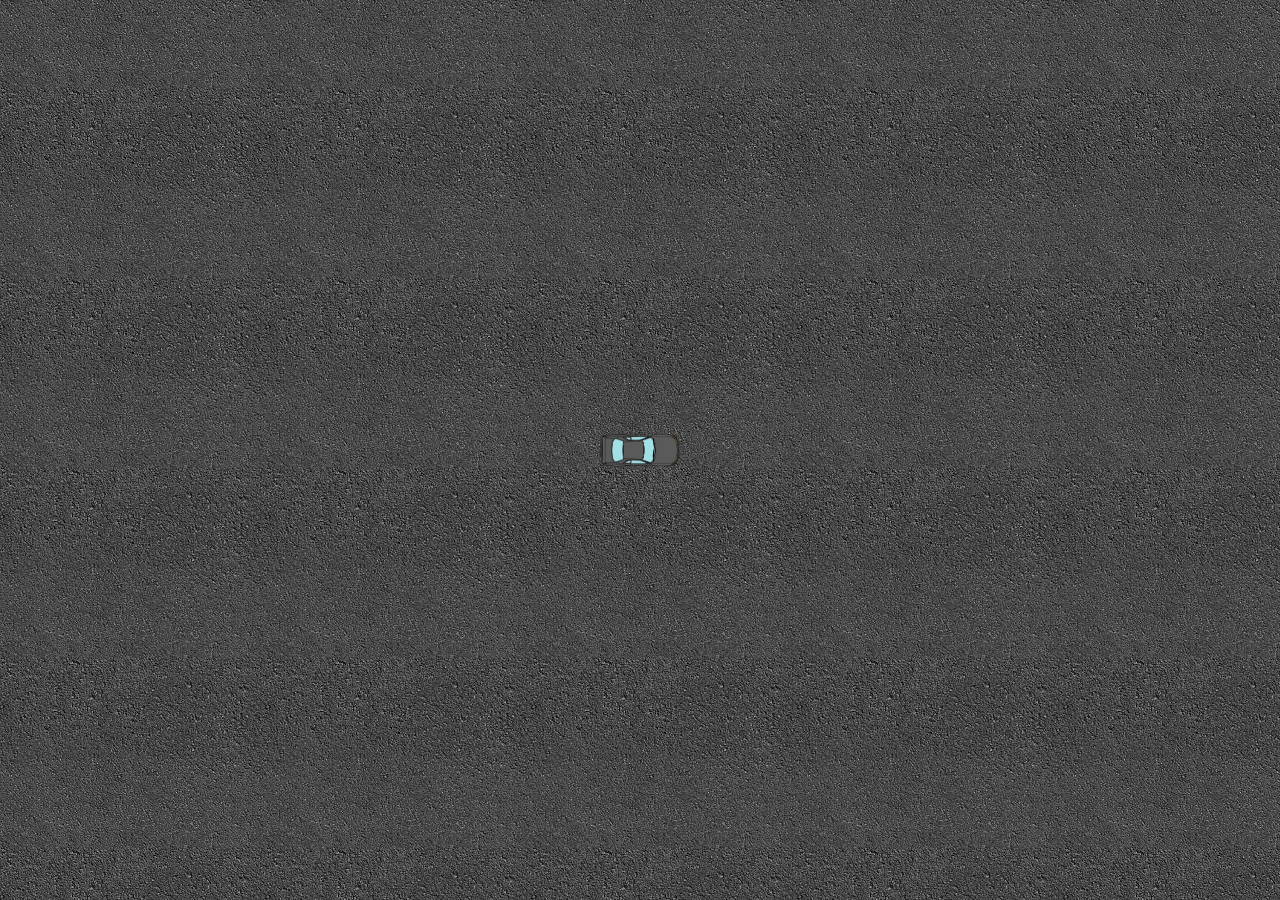
<file: drift.html>
<!DOCTYPE html>
<html lang="it">
<head>
    <meta charset="UTF-8">
    <meta name="viewport" content="width=device-width, initial-scale=1.0">
    <title>Drift</title>
    <style>
        body { posistion:relative; margin: 0; overflow: hidden; background-image: url("background.jpg"); background-size: 266px 190px; }
        canvas { position: absolute; display: block; top: 0; bottom: 0; left: 0; right: 0; }
    </style>
</head>
<body>
    <canvas id="gameCanvas"></canvas>
    <script type="text/javascript">
        const canvas = document.getElementById('gameCanvas');
        const ctx = canvas.getContext('2d');
        canvas.width = window.innerWidth;
        canvas.height = window.innerHeight;

        // Carica l'immagine della macchinina
        const carImage = new Image();
        carImage.src = 'Nissan-GT-R-R32.png';

        const skidMarkImage = new Image();
        skidMarkImage.src = 'skidmark.png';  // Immagine delle sgommate

        let car = {
            x: canvas.width / 2 - 20,
            y: canvas.height / 2,
            angle: 0,
            targetAngle: 0, // Angolo desiderato
            angleSmoothness: 0.05, // Fattore di smoothness per l'angolo
            speed: 0,
            maxSpeed: 10, //5, Velocità massima della macchinina
            minSpeed: 5, //1, Velocità minima della macchinina
            oversteerAngle: 0, // Angolo di sovrasterzo dinamico
            targetOversteerAngle: 0, // Nuova proprietà per l'angolo di sovrasterzo desiderato
            oversteerSmoothness: 0.05, // Fattore di smoothness per l'angolo di sovrasterzo
            maxOversteer: Math.PI / 4,  // Sovrasterzo massimo
            width: 80,
            height: 40,
            // wheelOffsetX: 30, // Distanza dall'asse centrale alle ruote
            // wheelOffsetY: 20, // Distanza dall'asse centrale alle ruote
            skidMarks: [] // Array per gestire le sgommate
        };

        let mouse = {
            x: canvas.width / 2,
            y: canvas.height / 2
        };

        canvas.addEventListener('mousemove', function(event) {
            mouse.x = event.clientX;
            mouse.y = event.clientY;
        });

        // Event listeners per touch
        canvas.addEventListener('touchstart', function(event) {
            event.preventDefault();
            let touch = event.touches[0];
            mouse.x = touch.clientX;
            mouse.y = touch.clientY;
        });

        canvas.addEventListener('touchmove', function(event) {
            event.preventDefault();
            let touch = event.touches[0];
            mouse.x = touch.clientX;
            mouse.y = touch.clientY;
        });

        function drawCar() {
            ctx.save();
            ctx.translate(car.x, car.y);
            ctx.rotate(car.angle + car.oversteerAngle); // Aggiunge l'angolo di sovrasterzo dinamico
            ctx.drawImage(carImage, -car.width / 2, -car.height / 2, car.width, car.height);
            ctx.restore();
        }

        function drawSkidMarks() {
            for (let mark of car.skidMarks) {
                ctx.save();
                ctx.translate(mark.x, mark.y);
                ctx.rotate(mark.angle + car.oversteerAngle);
                ctx.globalAlpha = mark.opacity;
                ctx.drawImage(skidMarkImage, -mark.width / 2, -mark.height / 2, mark.width, mark.height);
                ctx.restore();
            }
        }

        // Funzione per applicare una media mobile esponenziale agli angoli
        function smoothAngle(current, target, factor) {
            let diff = target - current;

            // Normalizza l'angolo tra -π e +π
            // diff = (diff + Math.PI) % (2 * Math.PI) - Math.PI;
            diff = Math.atan2(Math.sin(diff), Math.cos(diff));

            return current + diff * factor;
        }

        function updateCar() {
            let dx = mouse.x - car.x;
            let dy = mouse.y - car.y;
            let distance = Math.sqrt(dx * dx + dy * dy);
            car.targetAngle = Math.atan2(dy, dx);

            // Regola la velocità in base alla distanza dal cursore
            car.speed = car.maxSpeed * (1 - Math.exp(-distance / 100));

            // Imposta la velocità minima se la distanza non è zero
            if (distance > 0 && car.speed < car.minSpeed) {
                car.speed = car.minSpeed;
            }

            // Calcola l'angolo di sovrasterzo desiderato
            let angleDifference = car.targetAngle - car.angle;
            angleDifference = Math.atan2(Math.sin(angleDifference), Math.cos(angleDifference)); // Normalizza l'angolo tra -π e +π
            car.targetOversteerAngle = car.maxOversteer * Math.sin(angleDifference) * (car.speed / car.maxSpeed);

            // Applica una media mobile esponenziale all'angolo della macchinina
            car.angle = smoothAngle(car.angle, car.targetAngle, car.angleSmoothness);

            // Applica una media mobile esponenziale all'angolo di sovrasterzo
            car.oversteerAngle = smoothAngle(car.oversteerAngle, car.targetOversteerAngle, car.oversteerSmoothness);

            // Aggiorna la nuova posizione della macchinina
            car.x += car.speed * Math.cos(car.angle);
            car.y += car.speed * Math.sin(car.angle);

            // Calcola la posizione delle sgommate
            let skidMarkX1 = car.x - car.width / 4 * Math.cos(car.angle) + car.height / 4 * Math.sin(car.angle);
            let skidMarkY1 = car.y - car.width / 4 * Math.sin(car.angle) - car.height / 4 * Math.cos(car.angle);

            let skidMarkX2 = car.x - car.width / 4 * Math.cos(car.angle) - car.height / 4 * Math.sin(car.angle);
            let skidMarkY2 = car.y - car.width / 4 * Math.sin(car.angle) + car.height / 4 * Math.cos(car.angle);

            // Aggiunge una sgommata se la macchinina sta driftando
            if (car.speed > car.minSpeed) {
                let skidMark1 = {
                    x: skidMarkX1,
                    y: skidMarkY1,
                    angle: car.angle,
                    width: 8,
                    height: 8,
                    opacity: 1  // Opacità iniziale delle sgommate
                };
                car.skidMarks.push(skidMark1);

                let skidMark2 = {
                    x: skidMarkX2,
                    y: skidMarkY2,
                    angle: car.angle,
                    width: 8,
                    height: 8,
                    opacity: 1  // Opacità iniziale delle sgommate
                };
                car.skidMarks.push(skidMark2);

                // Limita il numero di sgommate visualizzate
                if (car.skidMarks.length > 40) {
                    ccar.skidMarks.splice(0, 2); // Rimuove le sgommate più vecchie
                }
            }

            // Aggiorna l'opacità delle sgommate esistenti
            for (let mark of car.skidMarks) {
                mark.opacity -= 0.05;  // Riduci gradualmente l'opacità
            }
            car.skidMarks = car.skidMarks.filter(mark => mark.opacity > 0); // Rimuovi le sgommate con opacità zero
        }

        function loop() {
            ctx.clearRect(0, 0, canvas.width, canvas.height);
            updateCar();
            drawSkidMarks();
            drawCar();
            requestAnimationFrame(loop);
        }


        // Si assicura che l'immagine sia caricata prima di iniziare il loop
        carImage.onload = function() {
            loop();
        };
    </script>
</body>
</html>
</file>
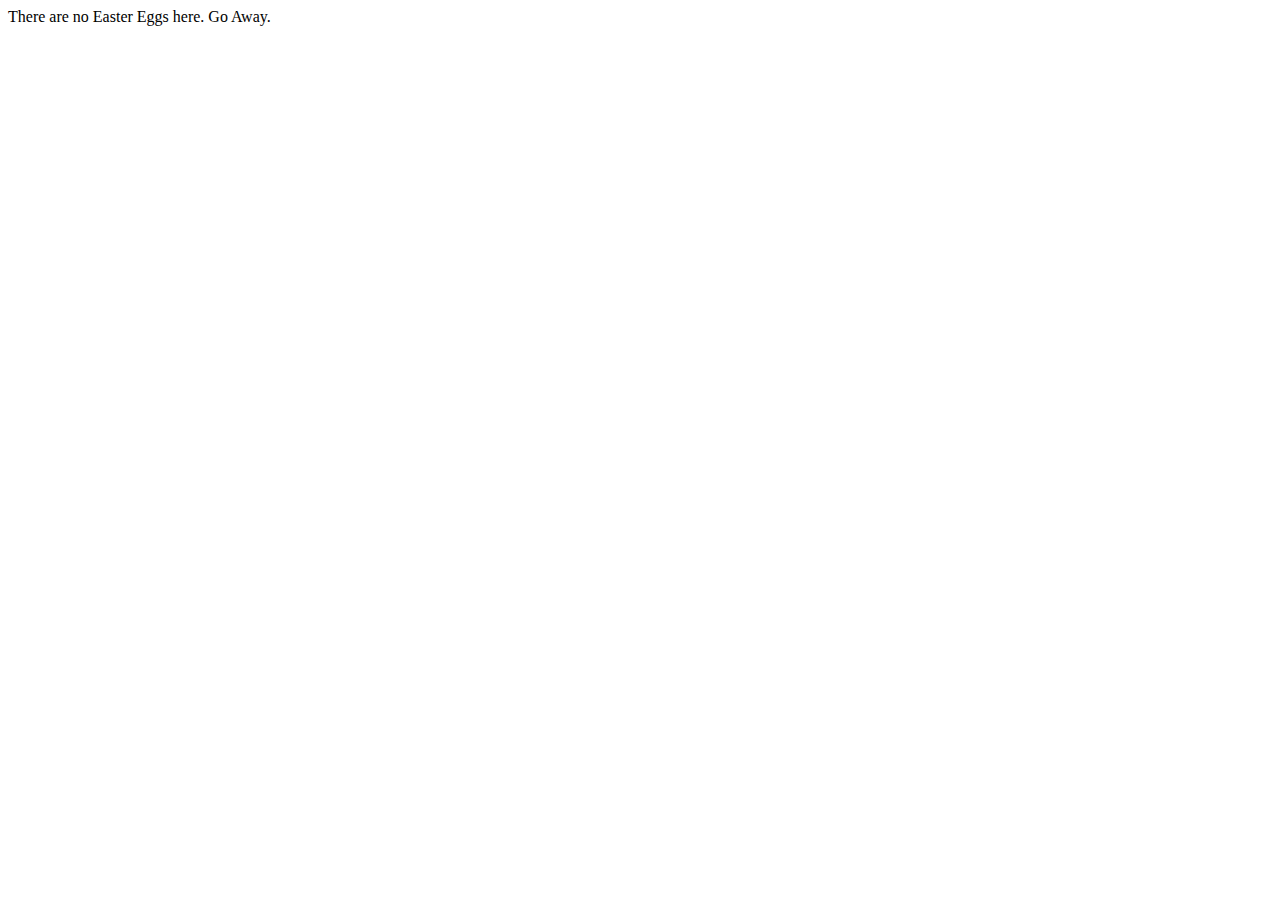
<file: easter_egg.html>
<!DOCTYPE html>
<html lang="en">
<head>
	<meta charset="utf-8">
	<meta name="viewport" content="width=device-width, initial-scale=1">
	<title>Easter Egg</title>
</head>
<body>
	There are no Easter Eggs here. Go Away.
</body>
</html>
</file>
<file: style.css>
/* FONTS */

@font-face {
	font-family: 'Roboto';
	src: url('Fonts/Roboto/Roboto-Regular.ttf') format('truetype');
	font-weight: normal;
	font-style: normal;
}

@font-face {
	font-family: 'Roboto';
	src: url('Fonts/Roboto/Roboto-Bold.ttf') format('truetype');
	font-weight: bold;
	font-style: bold;
}

body {
	font-family: 'Roboto', sans-serif;
	margin: 0;
	height: 100%;
	display: flex;
	flex-direction: column;
}

body.dark {
	background-color: black;
	color: #03A062;
	margin: 0;
}

.d-dark {
	display: none;
}

body.dark .d-dark  {
	display: initial;
}

body.dark .d-dark-none {
	display: none;
}

html {
	box-sizing: border-box;
	height: 100%;
}

html [lang=en] {
	display: none;
}

*, *:before, *:after {
	box-sizing: inherit;
}

*:focus {
    outline: none;
}

main {
	flex: 1 0 auto;
}

/* BACKGROUNDS */

.bg-primary {
    background-color: #5EBCE5 !important;
}

.bg-secondary {
    background-color: #B678E6 !important;
}

.bg-sdanger {
    background-color: #E25B61 !important;
}

/* BUTTONS */

.btn-primary {
    color: #fff;
    background-color: #5EBCE5;
    border-color: #5EBCE5;
}

.btn-primary:hover {
    opacity: 0.8;
    color: #fff;
    background-color: #5EBCE5;
    border-color: #5EBCE5;
}

.btn-secondary {
    color: #fff;
    background-color: #B678E6;
    border-color: #B678E6;
}

.btn-secondary:hover {
    opacity: 0.8;
    color: #fff;
    background-color: #B678E6;
    border-color: #B678E6;
}

.btn-danger {
    color: #fff;
    background-color: #E25B61;
    border-color: #E25B61;
}

.btn-danger:hover {
    opacity: 0.8;
    color: #fff;
    background-color: #E25B61;
    border-color: #E25B61;
}

.btn-info {
    color: #fff;
    background-color: #5EBCE5;
    border-color: #5EBCE5;
}

.btn-info:hover {
    opacity: 0.8;
    color: #fff;
    background-color: #5EBCE5;
    border-color: #5EBCE5;
}

body.dark .btn-primary,
body.dark .btn-secondary,
body.dark .btn-success,
body.dark .btn-danger,
body.dark .btn-warning,
body.dark .btn-info,
body.dark .btn-light,
body.dark .btn-dark,
body.dark .btn-link {
    color: #03A062;
    background-color: black;
    border-color: #03A062;
}

body.dark .btn-primary:hover,
body.dark .btn-secondary:hover,
body.dark .btn-success:hover,
body.dark .btn-danger:hover,
body.dark .btn-warning:hover,
body.dark .btn-info:hover,
body.dark .btn-light:hover,
body.dark .btn-dark:hover,
body.dark .btn-link:hover {
    color: #03A062;
    background-color: black;
    border-color: #03A062;
}

body.dark .btn-group>.btn,
body.dark .btn-group>.btn:hover {
    border-top-left-radius: 0;
    border-top-right-radius: 0;
    border-bottom-left-radius: 0;
    border-bottom-right-radius: 0;
}

h1 a {
	font-weight: bold;
	text-decoration: none;
	color: white;
}

h1 a:hover {
	text-decoration: none;
	color: white;
}

body.dark h1 a {
	color: #03A062;
}

.about-section {
	padding: 0; /*30px 15px 15px;*/
	text-align: center;
	background-color: #B678E6;
	background-image: linear-gradient(to right, #5EBCE5, #B678E6, #E25B61);
	color: white;
    margin-bottom: 0.5rem;
}

body.dark .about-section {
	background-color: black;
	background-image: none;
	color: #03A062;
	border-bottom: 2px solid #03A062;
}

.icons {
	display: flex;
	flex-direction: row;
	flex-wrap: wrap;
	justify-content: center;
	align-items: center;
	align-content: center;
	column-gap: 10px;
	row-gap: 10px;
	margin: 10px 0;
}

.icons img {
	cursor: pointer;
	width: 45px;
}

.card {
	margin-bottom: 15px;
}

.card .card-body.hashtag {
	display: flex;
	flex-direction: row;
	flex-wrap: wrap;
	justify-content: left;
	align-items: left;
	align-content: left;
	column-gap: 10px;
	row-gap: 0px;
	padding-top: 0;
}

.card .card-body.hashtag .tag {
	color: #B678E6;
    font-weight: bold;
}

body.dark .card .card-body.hashtag .tag {
	color: #03A062;
}

body.dark .card {
	background-color: black;
	border-radius: 0;
	border: 2px solid #03A062;
}

body.dark .card-img,
body.dark .card-img-top {
    border-top-left-radius: 0;
    border-top-right-radius: 0;
}

/*.main .card {
	box-shadow: 0 4px 8px 0 rgba(0, 0, 0, 0.2);
	margin: 8px;
}

body.dark .main .card {
	box-shadow: none;
	border: 2px solid #03A062;
}

.main .card > img {
	width: 100%;
}*/

/*.main .container {
	padding: 0 15px 15px;
}

.main .container::after, .row::after {
	content: "";
	clear: both;
	display: table;
}*/

.card .card-body .title {
	color: #5EBCE5;
    font-weight: bold;
}

body.dark .card .card-body .title {
	color: #03A062;
}

/*.main .button {
	border: none;
	border-radius: 5px;
	font-size: 16px;
	font-weight: bold;
	outline: 0;
	display: inline-block;
	padding: 8px;
	color: white;
	background-color: #B678E6;
	text-align: center;
	cursor: pointer;
	width: 100%;
	text-decoration: none;
}

body.dark .main .button {
	background-color: #03A062;
	border-radius: 0;
}

.main .button span {
	vertical-align: middle;
}

.main .button img {
	width: 45px;
	margin-right: 10px;
	vertical-align: middle;
}

.main .row .column:nth-child(1) .button {
	background-color: #5EBCE5;
}

.main .row .column:nth-child(2) .button {
	background-color: #B678E6;
}

.main .row .column:nth-child(3) .button {
	background-color: #E25B61;
}

body.dark .main .row .column .button {
	background-color: #03A062;
}

.main .button:hover {
	opacity: 0.8;
}*/

/*@media screen and (min-width: 576px) {
}

@media screen and (min-width: 768px) {
}*/

@media screen and (min-width: 992px) {
	.main .column {
		width: 50%;
	}
}

/*@media screen and (min-width: 1200px) {
}

@media screen and (min-width: 1400px) {
}*/

/* NAV */

body.dark nav form input {
	background-color: #000000!important;
	color: #03A062!important;
	border-color: #03A062!important;
}

body.dark nav form input::-webkit-input-placeholder {
	color: #03A062!important;
}
 
body.dark nav form input:-moz-placeholder { /* Firefox 18- */
	color: #03A062!important;  
}
 
body.dark nav form input::-moz-placeholder {  /* Firefox 19+ */
	color: #03A062!important;  
}
 
body.dark nav form input:-ms-input-placeholder {  
	color: #03A062!important;  
}

/* ASSISTENZA TECNICA */

.assistenzaTecnica {
    max-width: 800px;
    margin: 0 auto;
	padding: 0 16px;
}

.assistenzaTecnica .conversation .dialogue {
	border: 2px solid #dedede;
	background-color: #f1f1f1;
	border-radius: 5px;
	padding: 10px;
	margin: 10px 0;
}

body.dark .assistenzaTecnica .conversation .dialogue {
	border: 2px solid #03A062;
	background-color: black;
	border-radius: 0;
}

/*.assistenzaTecnica .conversation .dialogue p {
	font-family: 'Roboto', sans-serif;
	font-size: 16px;
}*/

.assistenzaTecnica .conversation .dialogue::after {
	content: "";
	clear: both;
	display: table;
}
.assistenzaTecnica .conversation .dialogue.user {
	border-color: #ccc;
	background-color: #ddd;
}

body.dark .assistenzaTecnica .conversation .dialogue.user {
	border-color: #03A062;
}

.assistenzaTecnica .conversation .dialogue img {
	float: left;
	max-width: 60px;
	width: 100%;
	margin-right: 20px;
	border-radius: 50%;
}

.assistenzaTecnica .conversation .dialogue svg {
	float: left;
	max-width: 60px;
	width: 100%;
	margin-right: 20px;
}

.assistenzaTecnica .conversation .dialogue.user img {
	float: right;
	margin-left: 20px;
	margin-right:0;
}

.assistenzaTecnica .conversation .dialogue.user .initial {
	float: right;
	max-width: 60px;
	width: 100%;
	margin-left: 20px;
	margin-right:0;
	border-radius: 50%;
	background-color: #f1f1f1;
	font-family: 'Roboto', sans-serif;
	font-size: 40px;
	font-weight: bold;
	text-align: center;
	vertical-align: middle;
	line-height: 60px;
}

body.dark .assistenzaTecnica .conversation .dialogue.user .initial {
	background-color: black;
}

.assistenzaTecnica .conversation .dialogue.ai .time {
	float: right;
	color: #aaa;
}

.assistenzaTecnica .conversation .dialogue.user .time {
	float: left;
	color: #999;
}

body.dark .assistenzaTecnica .conversation .dialogue .time {
	color: #03A062;
}

.assistenzaTecnica .question-container {
	display: flex;
	flex-direction: row;
	flex-wrap: nowrap;
	margin: 10px 0;
	background: white;
	border: 2px solid lightgray;
	border-radius: 5px;
	overflow: hidden;
}

body.dark .assistenzaTecnica .question-container {
	background: black;
	border: 2px solid #03A062;
	border-radius: 0;
}

.assistenzaTecnica .question-container input.question {
	flex-grow: 1;
	background: transparent;
	border: 0;
	padding: 15px 10px;
    font-size: 16px;
    font-family: 'Roboto';
}

body.dark .assistenzaTecnica .question-container input.question {
	color: #03A062;
    font-weight: bold;
}

/*.assistenzaTecnica .question-container button.send {
	color: white;
	background-color: #B678E6;
	border: 0;
	border-radius: 5px 0 0 5px;
	padding: 15px 15px;
    font-size: 16px;
    font-family: 'Roboto';
	font-weight: bold;
}

body.dark .assistenzaTecnica .question-container button.send {
	color: black;
	background-color: #03A062;
	border-radius: 0;
}

.assistenzaTecnica .question-container button.send:hover {
	cursor: pointer;
	opacity: 0.8;
}*/

/* FOOTER */

footer {
	flex-shrink: 0;
	background-color: #1a1a1a;
	padding: 15px;
	text-align: center;
	color: white;
}

body.dark footer {
	background-color: black;
	color: #03A062;
	border-top: 2px solid #03A062;
}

/* SWIPER */

/* For pagination on top */
.swiper-horizontal>.swiper-pagination-bullets,
.swiper-pagination-bullets.swiper-pagination-horizontal,
.swiper-pagination-custom, .swiper-pagination-fraction {
    bottom: var(--swiper-pagination-bottom, auto);
    top: var(--swiper-pagination-top, 8px);
}

.swiper-slide {
	max-width: 100%;
}

.swiper-slide > .title {
	position: absolute;
	bottom: 0;
	left: 0;
	right: 0;
	background: rgba(255,255,255,0.7);
	text-align: center;
	font-weight: bold;
	/* py-2 */
	padding-top: .5rem !important;
    padding-bottom: .5rem !important;
}

body.dark .rounded {
  border-radius: 0;
}

.square,
.square_16_9,
.square_9_16 {
  position: relative;
}

.square::after {
  content: "";
  display: block;
  padding-bottom: 100%;
}

.square_16_9::after {
  content: "";
  display: block;
  padding-bottom: 56%;
}

.square_9_16::after {
  content: "";
  display: block;
  padding-bottom: 178%;
}

.square img,
.square_16_9 img,
.square_9_16 img {
  position: absolute;
  width: 100%;
  max-width: 100%;
  height: 100%;
  object-fit: cover;
  /*object-position: top center;*/
  top: 0;
  left: 0;
  right: 0;
  bottom: 0;
}
</file>
